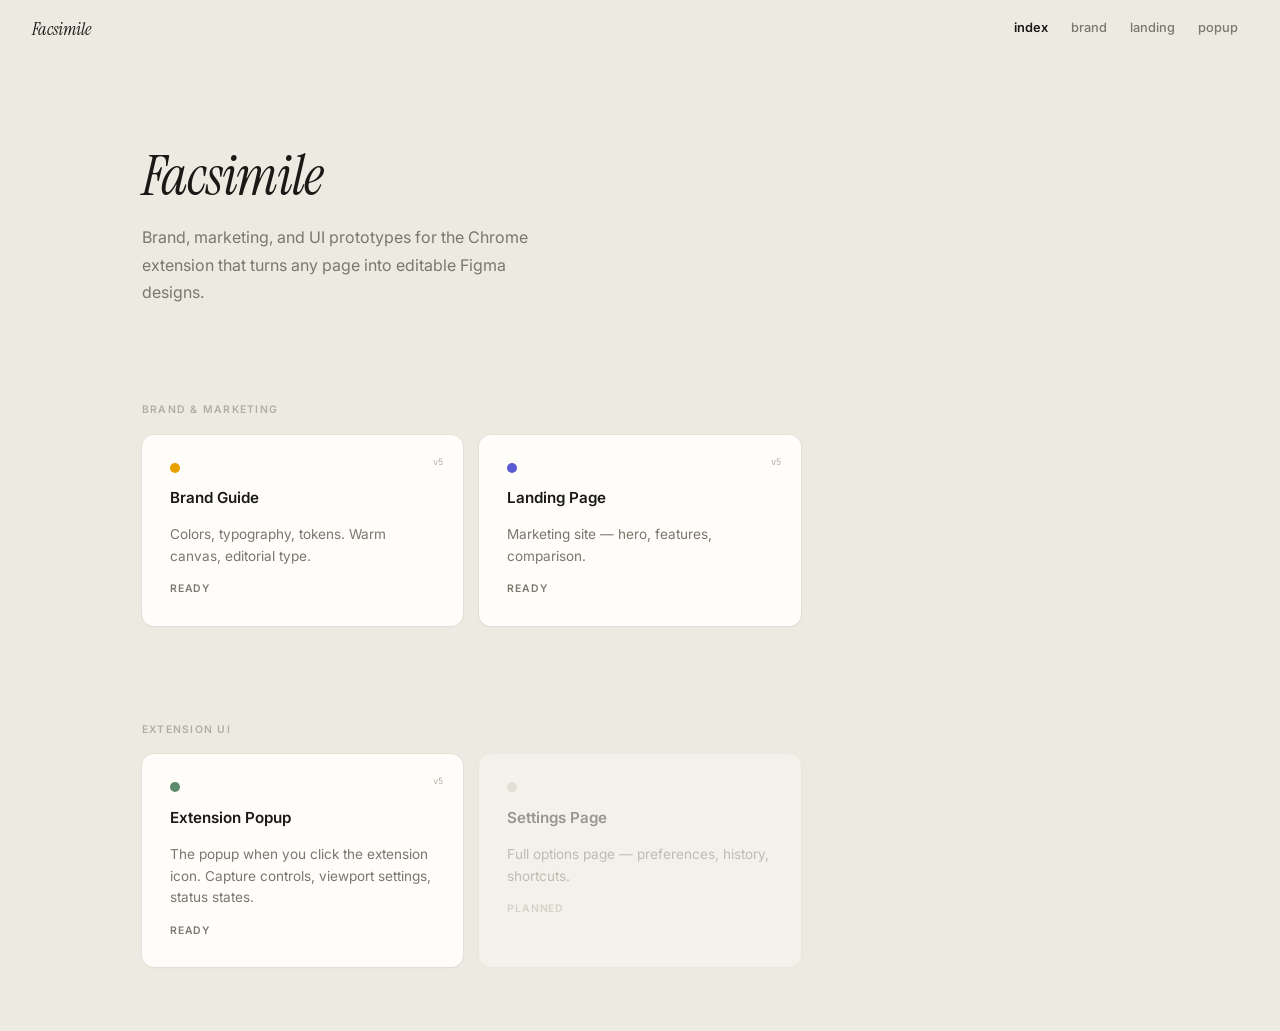
<file: design-reference/index.html>
<!DOCTYPE html>
<html lang="en">
<head>
  <meta charset="UTF-8">
  <meta name="viewport" content="width=device-width, initial-scale=1.0">
  <title>Facsimile — Prototype Index</title>
  <link rel="preconnect" href="https://fonts.googleapis.com">
  <link href="https://fonts.googleapis.com/css2?family=Instrument+Serif:ital@0;1&family=Inter:wght@400;500;600;700;800&family=JetBrains+Mono:wght@400;500;700&display=swap" rel="stylesheet">
  <link rel="stylesheet" href="styles.css">
  <style>
    .index-hero {
      padding: 9rem 0 4rem;
    }

    .index-hero h1 {
      font-family: var(--font-serif);
      font-size: 3.5rem;
      font-weight: 400;
      font-style: italic;
      line-height: 1.15;
      letter-spacing: -0.02em;
      margin-bottom: 1rem;
    }

    .index-hero p {
      color: var(--ink-muted);
      font-size: 1rem;
      max-width: 420px;
      line-height: 1.7;
    }

    .proto-grid {
      display: grid;
      grid-template-columns: repeat(auto-fill, minmax(280px, 1fr));
      gap: 1rem;
      padding-bottom: 4rem;
    }

    .proto-card {
      background: var(--white);
      border-radius: var(--radius-lg);
      padding: 1.75rem;
      box-shadow: 0 1px 3px rgba(0,0,0,0.04), 0 0 0 1px rgba(0,0,0,0.03);
      transition: all 0.2s ease;
      text-decoration: none;
      color: inherit;
      display: flex;
      flex-direction: column;
      gap: 0.85rem;
      position: relative;
    }

    .proto-card:hover {
      transform: translateY(-2px);
      box-shadow: 0 8px 30px rgba(0,0,0,0.07), 0 0 0 1px rgba(0,0,0,0.04);
    }

    .card-dot {
      width: 10px; height: 10px; border-radius: 50%;
    }

    .dot-amber { background: var(--amber); }
    .dot-indigo { background: var(--indigo); }
    .dot-sage { background: var(--sage); }
    .dot-muted { background: var(--ink-ghost); }

    .proto-card h3 { font-size: 0.95rem; font-weight: 600; }
    .proto-card p { color: var(--ink-muted); font-size: 0.85rem; line-height: 1.6; }

    .card-tag {
      font-size: 0.65rem; font-weight: 600;
      text-transform: uppercase; letter-spacing: 0.08em;
      color: var(--ink-faint); width: fit-content;
    }

    .card-tag.ready { color: var(--ink-muted); }

    .section-label {
      font-size: 0.65rem; font-weight: 600;
      text-transform: uppercase; letter-spacing: 0.12em;
      color: var(--ink-faint);
      margin-bottom: 1rem; padding-top: 2rem;
    }

    .version-badge {
      position: absolute; top: 1.25rem; right: 1.25rem;
      font-family: var(--font-mono); font-size: 0.55rem; color: var(--ink-faint);
    }
  </style>
</head>
<body>
  <nav class="proto-nav">
    <div class="logo">Facsimile</div>
    <div style="display: flex; gap: 0.25rem;">
      <a href="index.html" class="active">index</a>
      <a href="brand-guide.html">brand</a>
      <a href="landing.html">landing</a>
      <a href="popup.html">popup</a>
    </div>
  </nav>

  <div class="container">
    <div class="index-hero">
      <h1>Facsimile</h1>
      <p>Brand, marketing, and UI prototypes for the Chrome extension that turns any page into editable Figma designs.</p>
    </div>

    <div class="section-label">Brand & Marketing</div>
    <div class="proto-grid">
      <a href="brand-guide.html" class="proto-card">
        <span class="version-badge">v5</span>
        <div class="card-dot dot-amber"></div>
        <h3>Brand Guide</h3>
        <p>Colors, typography, tokens. Warm canvas, editorial type.</p>
        <span class="card-tag ready">Ready</span>
      </a>
      <a href="landing.html" class="proto-card">
        <span class="version-badge">v5</span>
        <div class="card-dot dot-indigo"></div>
        <h3>Landing Page</h3>
        <p>Marketing site — hero, features, comparison.</p>
        <span class="card-tag ready">Ready</span>
      </a>
    </div>

    <div class="section-label">Extension UI</div>
    <div class="proto-grid">
      <a href="popup.html" class="proto-card">
        <span class="version-badge">v5</span>
        <div class="card-dot dot-sage"></div>
        <h3>Extension Popup</h3>
        <p>The popup when you click the extension icon. Capture controls, viewport settings, status states.</p>
        <span class="card-tag ready">Ready</span>
      </a>
      <div class="proto-card" style="opacity: 0.4; cursor: default;">
        <div class="card-dot dot-muted"></div>
        <h3>Settings Page</h3>
        <p>Full options page — preferences, history, shortcuts.</p>
        <span class="card-tag">Planned</span>
      </div>
    </div>
  </div>
</body>
</html>
</file>
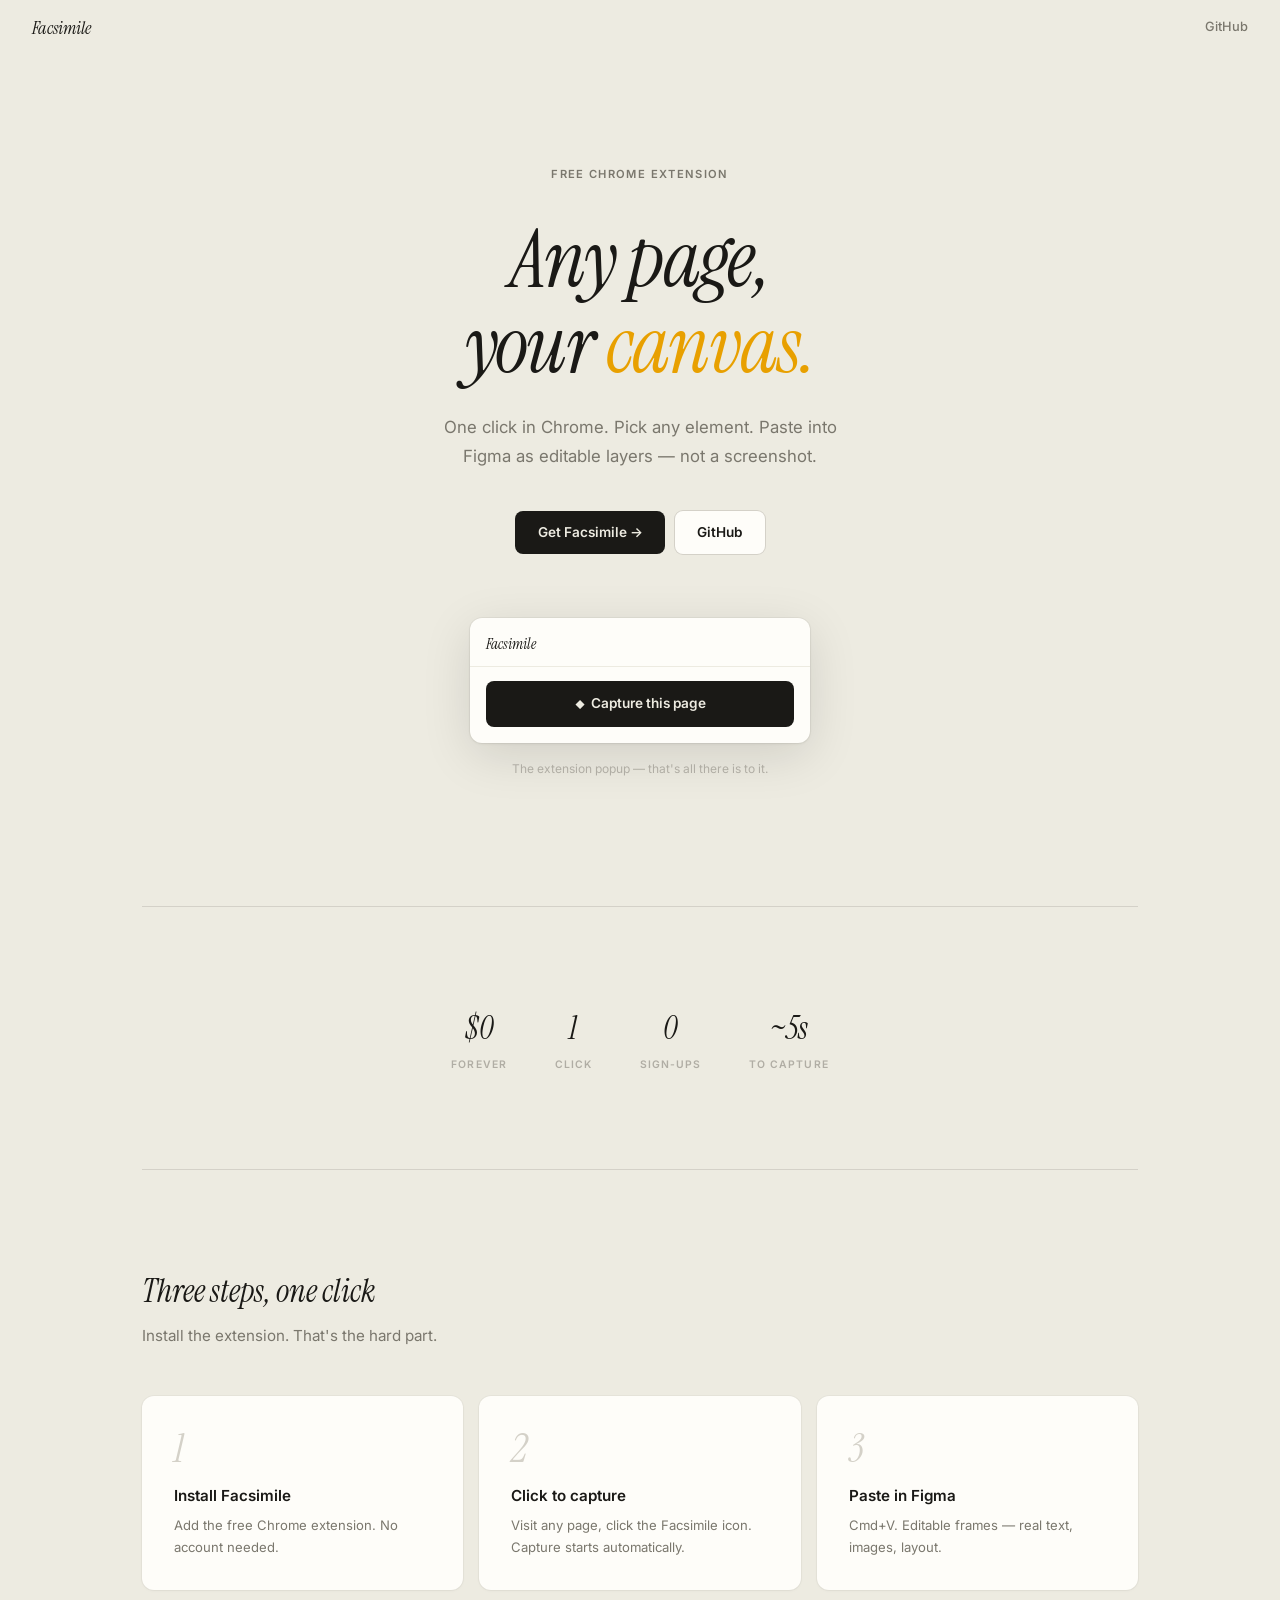
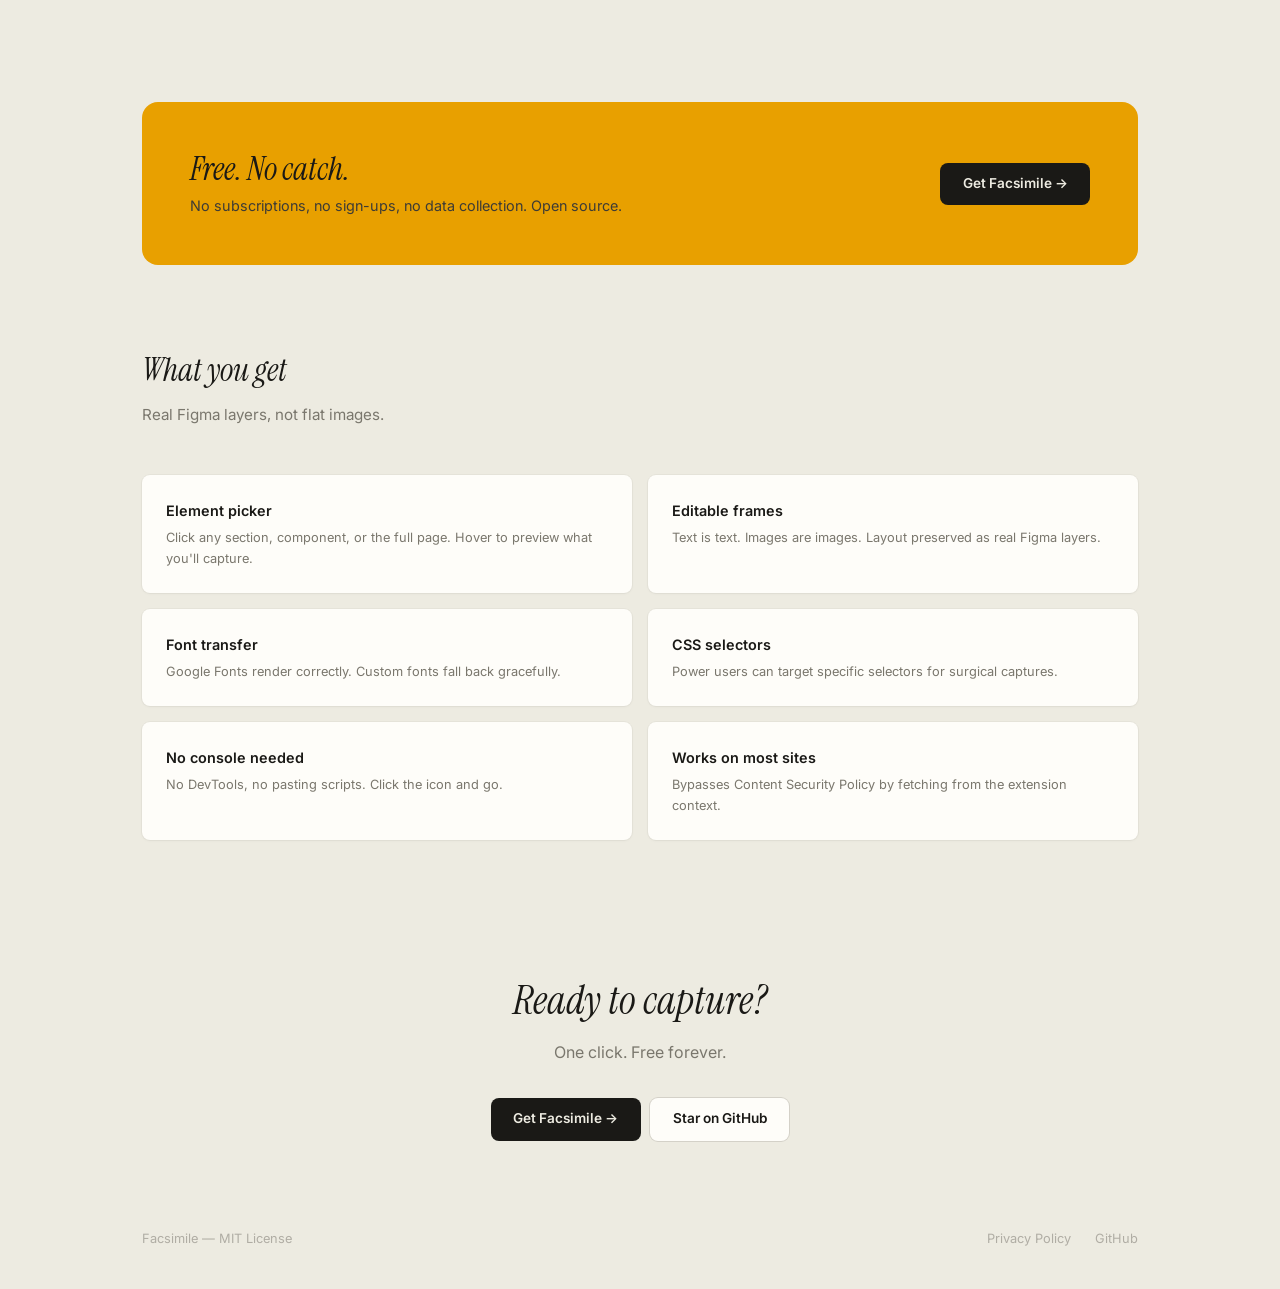
<file: site/index.html>
<!DOCTYPE html>
<html lang="en">
<head>
  <meta charset="UTF-8">
  <meta name="viewport" content="width=device-width, initial-scale=1.0">
  <title>Facsimile — Any Page → Editable Figma Design</title>
  <meta name="description" content="Free Chrome extension that captures any web page and pastes it into Figma as editable design layers. No account, no subscription. One click.">
  <meta name="keywords" content="figma, chrome extension, url to figma, web to figma, capture website, design tool, html to figma, free figma plugin, web capture, facsimile">
  <meta name="author" content="Tim Gailey">
  <meta name="robots" content="index, follow">
  <link rel="canonical" href="https://facsimile.timgailey.com">

  <!-- Open Graph -->
  <meta property="og:title" content="Facsimile — Any Page → Editable Figma Design">
  <meta property="og:description" content="Free Chrome extension. One click capture. Paste into Figma as real, editable layers — not a screenshot.">
  <meta property="og:type" content="website">
  <meta property="og:url" content="https://facsimile.timgailey.com">
  <meta property="og:site_name" content="Facsimile">
  <meta property="og:locale" content="en_US">
  <meta property="og:image" content="https://facsimile.timgailey.com/og-image.png">

  <!-- Twitter -->
  <meta name="twitter:card" content="summary_large_image">
  <meta name="twitter:title" content="Facsimile — Any Page → Editable Figma Design">
  <meta name="twitter:description" content="Free Chrome extension. One click capture. Paste into Figma as real layers.">
  <meta name="twitter:image" content="https://facsimile.timgailey.com/og-image.png">

  <!-- Favicon -->
  <link rel="icon" type="image/png" sizes="48x48" href="favicon.png">

  <!-- Structured Data -->
  <script type="application/ld+json">
  {
    "@context": "https://schema.org",
    "@type": "SoftwareApplication",
    "name": "Facsimile",
    "description": "Free Chrome extension that captures any web page and pastes it into Figma as editable design layers.",
    "url": "https://facsimile.timgailey.com",
    "applicationCategory": "DesignApplication",
    "operatingSystem": "Chrome",
    "offers": {
      "@type": "Offer",
      "price": "0",
      "priceCurrency": "USD"
    },
    "author": {
      "@type": "Person",
      "name": "Tim Gailey"
    }
  }
  </script>

  <link rel="preconnect" href="https://fonts.googleapis.com">
  <link href="https://fonts.googleapis.com/css2?family=Instrument+Serif:ital@0;1&family=Inter:wght@400;500;600;700;800&family=JetBrains+Mono:wght@400;500;700&display=swap" rel="stylesheet">
  <style>
    /* ─── Tokens ─── */
    :root {
      --canvas: #edebe1;
      --canvas-light: #f4f2ea;
      --canvas-dark: #e2dfd4;
      --white: #fefdf9;
      --ink: #1a1916;
      --ink-soft: #3d3b35;
      --ink-muted: #7a776d;
      --ink-faint: #b0ada4;
      --ink-ghost: #d4d1c8;
      --amber: #e8a000;
      --amber-dark: #c78800;
      --amber-text: #8a5e00;
      --font-serif: 'Instrument Serif', Georgia, serif;
      --font-sans: 'Inter', -apple-system, BlinkMacSystemFont, sans-serif;
      --font-mono: 'JetBrains Mono', 'Fira Code', monospace;
      --radius-md: 8px;
      --radius-lg: 12px;
      --radius-xl: 16px;
    }

    *, *::before, *::after { box-sizing: border-box; margin: 0; padding: 0; }
    html { font-size: 16px; -webkit-font-smoothing: antialiased; }

    body {
      background: var(--canvas);
      color: var(--ink);
      font-family: var(--font-sans);
      line-height: 1.6;
      min-height: 100vh;
    }

    /* ─── Nav ─── */
    .nav {
      position: fixed;
      top: 0; left: 0; right: 0;
      z-index: 100;
      display: flex;
      align-items: center;
      justify-content: space-between;
      padding: 0.85rem 2rem;
      background: rgba(237, 235, 225, 0.88);
      backdrop-filter: blur(16px);
    }

    .nav-logo {
      font-family: var(--font-serif);
      font-size: 1.1rem;
      font-style: italic;
      color: var(--ink);
      text-decoration: none;
    }

    .nav-links { display: flex; gap: 1.25rem; }

    .nav-links a {
      color: var(--ink-muted);
      text-decoration: none;
      font-size: 0.8rem;
      font-weight: 500;
      transition: color 0.2s;
    }

    .nav-links a:hover { color: var(--ink); }

    /* ─── Utility ─── */
    .container {
      max-width: 1060px;
      margin: 0 auto;
      padding: 0 2rem;
    }

    .divider {
      border: none;
      height: 1px;
      background: var(--ink-ghost);
      margin: 3rem 0;
    }

    .btn {
      font-family: var(--font-sans);
      font-size: 0.85rem;
      font-weight: 600;
      padding: 0.65rem 1.4rem;
      border-radius: var(--radius-md);
      border: none;
      cursor: pointer;
      transition: all 0.15s;
      text-decoration: none;
      display: inline-flex;
      align-items: center;
      gap: 0.4rem;
    }

    .btn-primary { background: var(--ink); color: var(--canvas); }
    .btn-primary:hover { background: var(--ink-soft); }
    .btn-secondary { background: var(--white); color: var(--ink); box-shadow: 0 0 0 1px var(--ink-ghost); }
    .btn-secondary:hover { box-shadow: 0 0 0 1px var(--ink-faint); }

    /* ─── Hero ─── */
    .hero {
      padding: 10rem 0 5rem;
      text-align: center;
    }

    .hero-label {
      display: inline-block;
      font-size: 0.7rem;
      font-weight: 600;
      text-transform: uppercase;
      letter-spacing: 0.12em;
      color: var(--ink-muted);
      margin-bottom: 2rem;
    }

    .hero h1 {
      font-family: var(--font-serif);
      font-size: clamp(3rem, 8vw, 5rem);
      font-weight: 400;
      font-style: italic;
      line-height: 1.08;
      letter-spacing: -0.02em;
      max-width: 680px;
      margin: 0 auto 1.5rem;
    }

    .hero h1 .amber { color: var(--amber); }

    .hero-sub {
      font-size: 1.05rem;
      color: var(--ink-muted);
      max-width: 440px;
      margin: 0 auto 2.5rem;
      line-height: 1.75;
    }

    .hero-actions {
      display: flex;
      justify-content: center;
      gap: 0.6rem;
      margin-bottom: 4rem;
    }

    /* ─── Extension mockup ─── */
    .hero-mockup { max-width: 340px; margin: 0 auto; }

    .mockup-popup {
      background: var(--white);
      border-radius: 12px;
      box-shadow: 0 1px 3px rgba(0,0,0,0.06), 0 12px 50px rgba(0,0,0,0.12), 0 0 0 1px rgba(0,0,0,0.04);
      overflow: hidden;
    }

    .mockup-header {
      padding: 14px 16px 10px;
      display: flex;
      align-items: center;
      justify-content: space-between;
      border-bottom: 1px solid var(--canvas);
    }

    .mockup-brand {
      font-family: var(--font-serif);
      font-style: italic;
      font-size: 0.95rem;
    }

    .mockup-url {
      font-family: var(--font-mono);
      font-size: 0.55rem;
      color: var(--ink-faint);
    }

    .mockup-body { padding: 14px 16px 16px; }

    .mockup-btn {
      width: 100%;
      padding: 12px;
      background: var(--ink);
      color: var(--canvas);
      border: none;
      border-radius: 8px;
      font-size: 0.85rem;
      font-weight: 600;
      display: flex;
      align-items: center;
      justify-content: center;
      gap: 6px;
    }

    .mockup-caption {
      font-size: 0.75rem;
      color: var(--ink-faint);
      text-align: center;
      margin-top: 1rem;
    }

    /* ─── Stats ─── */
    .stats-row {
      display: flex;
      justify-content: center;
      gap: 3rem;
      padding: 3rem 0;
    }

    .stat { text-align: center; }

    .stat-value {
      font-family: var(--font-serif);
      font-style: italic;
      font-size: 2rem;
    }

    .stat-label {
      font-size: 0.65rem;
      font-weight: 600;
      text-transform: uppercase;
      letter-spacing: 0.1em;
      color: var(--ink-faint);
      margin-top: 0.15rem;
    }

    /* ─── How it works ─── */
    .how-section { padding: 3rem 0 4rem; }

    .section-header { margin-bottom: 3rem; }

    .section-header h2 {
      font-family: var(--font-serif);
      font-style: italic;
      font-size: 2rem;
      font-weight: 400;
      margin-bottom: 0.4rem;
    }

    .section-header p {
      color: var(--ink-muted);
      font-size: 0.95rem;
    }

    .steps {
      display: grid;
      grid-template-columns: repeat(3, 1fr);
      gap: 1rem;
    }

    .step {
      background: var(--white);
      border-radius: var(--radius-lg);
      padding: 2rem;
      box-shadow: 0 1px 3px rgba(0,0,0,0.04), 0 0 0 1px rgba(0,0,0,0.03);
    }

    .step-num {
      font-family: var(--font-serif);
      font-style: italic;
      font-size: 2.5rem;
      color: var(--ink-ghost);
      line-height: 1;
      margin-bottom: 1rem;
    }

    .step h3 { font-size: 0.95rem; font-weight: 600; margin-bottom: 0.4rem; }
    .step p { font-size: 0.82rem; color: var(--ink-muted); line-height: 1.65; }

    /* ─── Amber band ─── */
    .amber-band {
      background: var(--amber);
      border-radius: var(--radius-xl);
      padding: 3rem;
      margin: 3rem 0;
      display: grid;
      grid-template-columns: 1fr auto;
      align-items: center;
      gap: 2rem;
    }

    .amber-band h2 {
      font-family: var(--font-serif);
      font-style: italic;
      font-size: 2rem;
      font-weight: 400;
      color: var(--ink);
      line-height: 1.2;
    }

    .amber-band p {
      font-size: 0.9rem;
      color: var(--ink-soft);
      margin-top: 0.35rem;
    }

    /* ─── Features ─── */
    .features-section { padding: 2rem 0 4rem; }

    .feature-grid {
      display: grid;
      grid-template-columns: repeat(2, 1fr);
      gap: 1rem;
    }

    .feature-card {
      background: var(--white);
      border-radius: var(--radius-md);
      padding: 1.5rem;
      box-shadow: 0 1px 3px rgba(0,0,0,0.04), 0 0 0 1px rgba(0,0,0,0.03);
    }

    .feature-card h4 { font-size: 0.9rem; font-weight: 600; margin-bottom: 0.3rem; }
    .feature-card p { font-size: 0.8rem; color: var(--ink-muted); line-height: 1.65; }

    /* ─── CTA ─── */
    .cta-section {
      padding: 4rem 0 3rem;
      text-align: center;
    }

    .cta-section h2 {
      font-family: var(--font-serif);
      font-style: italic;
      font-size: 2.5rem;
      font-weight: 400;
      margin-bottom: 0.5rem;
    }

    .cta-section p {
      color: var(--ink-muted);
      margin-bottom: 2rem;
      font-size: 1rem;
    }

    /* ─── Footer ─── */
    .footer {
      padding: 2.5rem 0;
      display: flex;
      justify-content: space-between;
      align-items: center;
      font-size: 0.8rem;
      color: var(--ink-faint);
    }

    .footer a {
      color: var(--ink-faint);
      text-decoration: none;
      transition: color 0.2s;
    }

    .footer a:hover { color: var(--ink-muted); }
    .footer-links { display: flex; gap: 1.5rem; }

    /* ─── Responsive ─── */
    @media (max-width: 768px) {
      .steps { grid-template-columns: 1fr; }
      .feature-grid { grid-template-columns: 1fr; }
      .amber-band { grid-template-columns: 1fr; text-align: center; }
      .stats-row { flex-direction: column; gap: 1.5rem; }
      .footer { flex-direction: column; gap: 1rem; }
    }
  </style>
</head>
<body>

  <nav class="nav">
    <a href="/" class="nav-logo">Facsimile</a>
    <div class="nav-links">
      <a href="https://github.com/ArtisticMedic/facsimile-url-to-figma">GitHub</a>
    </div>
  </nav>

  <div class="container">

    <section class="hero">
      <div class="hero-label">Free Chrome Extension</div>
      <h1>Any page,<br>your <span class="amber">canvas.</span></h1>
      <p class="hero-sub">One click in Chrome. Pick any element. Paste into Figma as editable layers — not a screenshot.</p>

      <div class="hero-actions">
        <a href="https://github.com/ArtisticMedic/facsimile-url-to-figma" class="btn btn-primary">Get Facsimile →</a>
        <a href="https://github.com/ArtisticMedic/facsimile-url-to-figma" class="btn btn-secondary">GitHub</a>
      </div>

      <div class="hero-mockup">
        <div class="mockup-popup">
          <div class="mockup-header">
            <div class="mockup-brand">Facsimile</div>
          </div>
          <div class="mockup-body">
            <div class="mockup-btn"><span style="font-size:0.7em">◆</span> Capture this page</div>
          </div>
        </div>
        <div class="mockup-caption">The extension popup — that's all there is to it.</div>
      </div>
    </section>

    <hr class="divider">

    <div class="stats-row">
      <div class="stat">
        <div class="stat-value">$0</div>
        <div class="stat-label">Forever</div>
      </div>
      <div class="stat">
        <div class="stat-value">1</div>
        <div class="stat-label">Click</div>
      </div>
      <div class="stat">
        <div class="stat-value">0</div>
        <div class="stat-label">Sign-ups</div>
      </div>
      <div class="stat">
        <div class="stat-value">~5s</div>
        <div class="stat-label">To capture</div>
      </div>
    </div>

    <hr class="divider">

    <section class="how-section">
      <div class="section-header">
        <h2>Three steps, one click</h2>
        <p>Install the extension. That's the hard part.</p>
      </div>

      <div class="steps">
        <div class="step">
          <div class="step-num">1</div>
          <h3>Install Facsimile</h3>
          <p>Add the free Chrome extension. No account needed.</p>
        </div>
        <div class="step">
          <div class="step-num">2</div>
          <h3>Click to capture</h3>
          <p>Visit any page, click the Facsimile icon. Capture starts automatically.</p>
        </div>
        <div class="step">
          <div class="step-num">3</div>
          <h3>Paste in Figma</h3>
          <p>Cmd+V. Editable frames — real text, images, layout.</p>
        </div>
      </div>
    </section>

    <div class="amber-band">
      <div>
        <h2>Free. No catch.</h2>
        <p>No subscriptions, no sign-ups, no data collection. Open source.</p>
      </div>
      <a href="https://github.com/ArtisticMedic/facsimile-url-to-figma" class="btn btn-primary">Get Facsimile →</a>
    </div>

    <section class="features-section">
      <div class="section-header">
        <h2>What you get</h2>
        <p>Real Figma layers, not flat images.</p>
      </div>

      <div class="feature-grid">
        <div class="feature-card">
          <h4>Element picker</h4>
          <p>Click any section, component, or the full page. Hover to preview what you'll capture.</p>
        </div>
        <div class="feature-card">
          <h4>Editable frames</h4>
          <p>Text is text. Images are images. Layout preserved as real Figma layers.</p>
        </div>
        <div class="feature-card">
          <h4>Font transfer</h4>
          <p>Google Fonts render correctly. Custom fonts fall back gracefully.</p>
        </div>
        <div class="feature-card">
          <h4>CSS selectors</h4>
          <p>Power users can target specific selectors for surgical captures.</p>
        </div>
        <div class="feature-card">
          <h4>No console needed</h4>
          <p>No DevTools, no pasting scripts. Click the icon and go.</p>
        </div>
        <div class="feature-card">
          <h4>Works on most sites</h4>
          <p>Bypasses Content Security Policy by fetching from the extension context.</p>
        </div>
      </div>
    </section>

    <section class="cta-section">
      <h2>Ready to capture?</h2>
      <p>One click. Free forever.</p>
      <div style="display: flex; justify-content: center; gap: 0.6rem;">
        <a href="https://github.com/ArtisticMedic/facsimile-url-to-figma" class="btn btn-primary">Get Facsimile →</a>
        <a href="https://github.com/ArtisticMedic/facsimile-url-to-figma" class="btn btn-secondary">Star on GitHub</a>
      </div>
    </section>

    <footer class="footer">
      <div>Facsimile — MIT License</div>
      <div class="footer-links">
        <a href="/privacy">Privacy Policy</a>
        <a href="https://github.com/ArtisticMedic/facsimile-url-to-figma">GitHub</a>
      </div>
    </footer>

  </div>
</body>
</html>
</file>
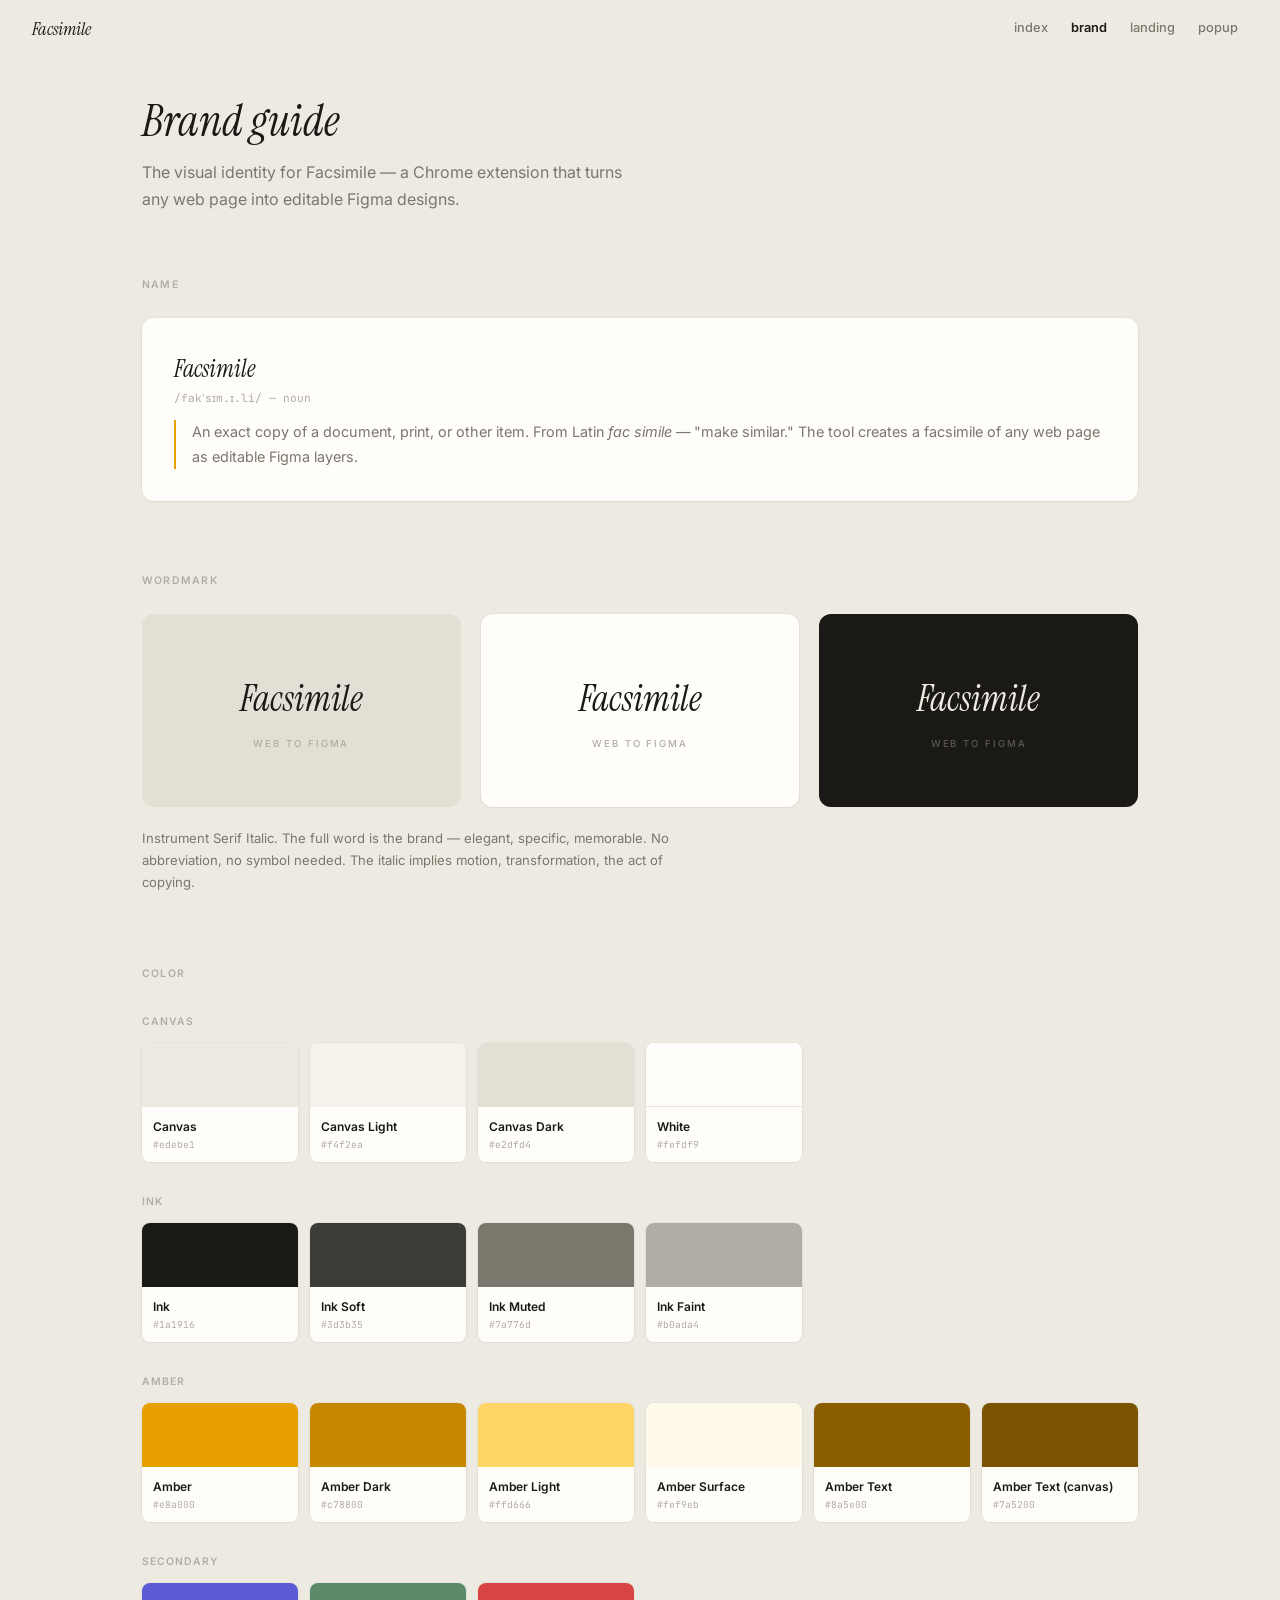
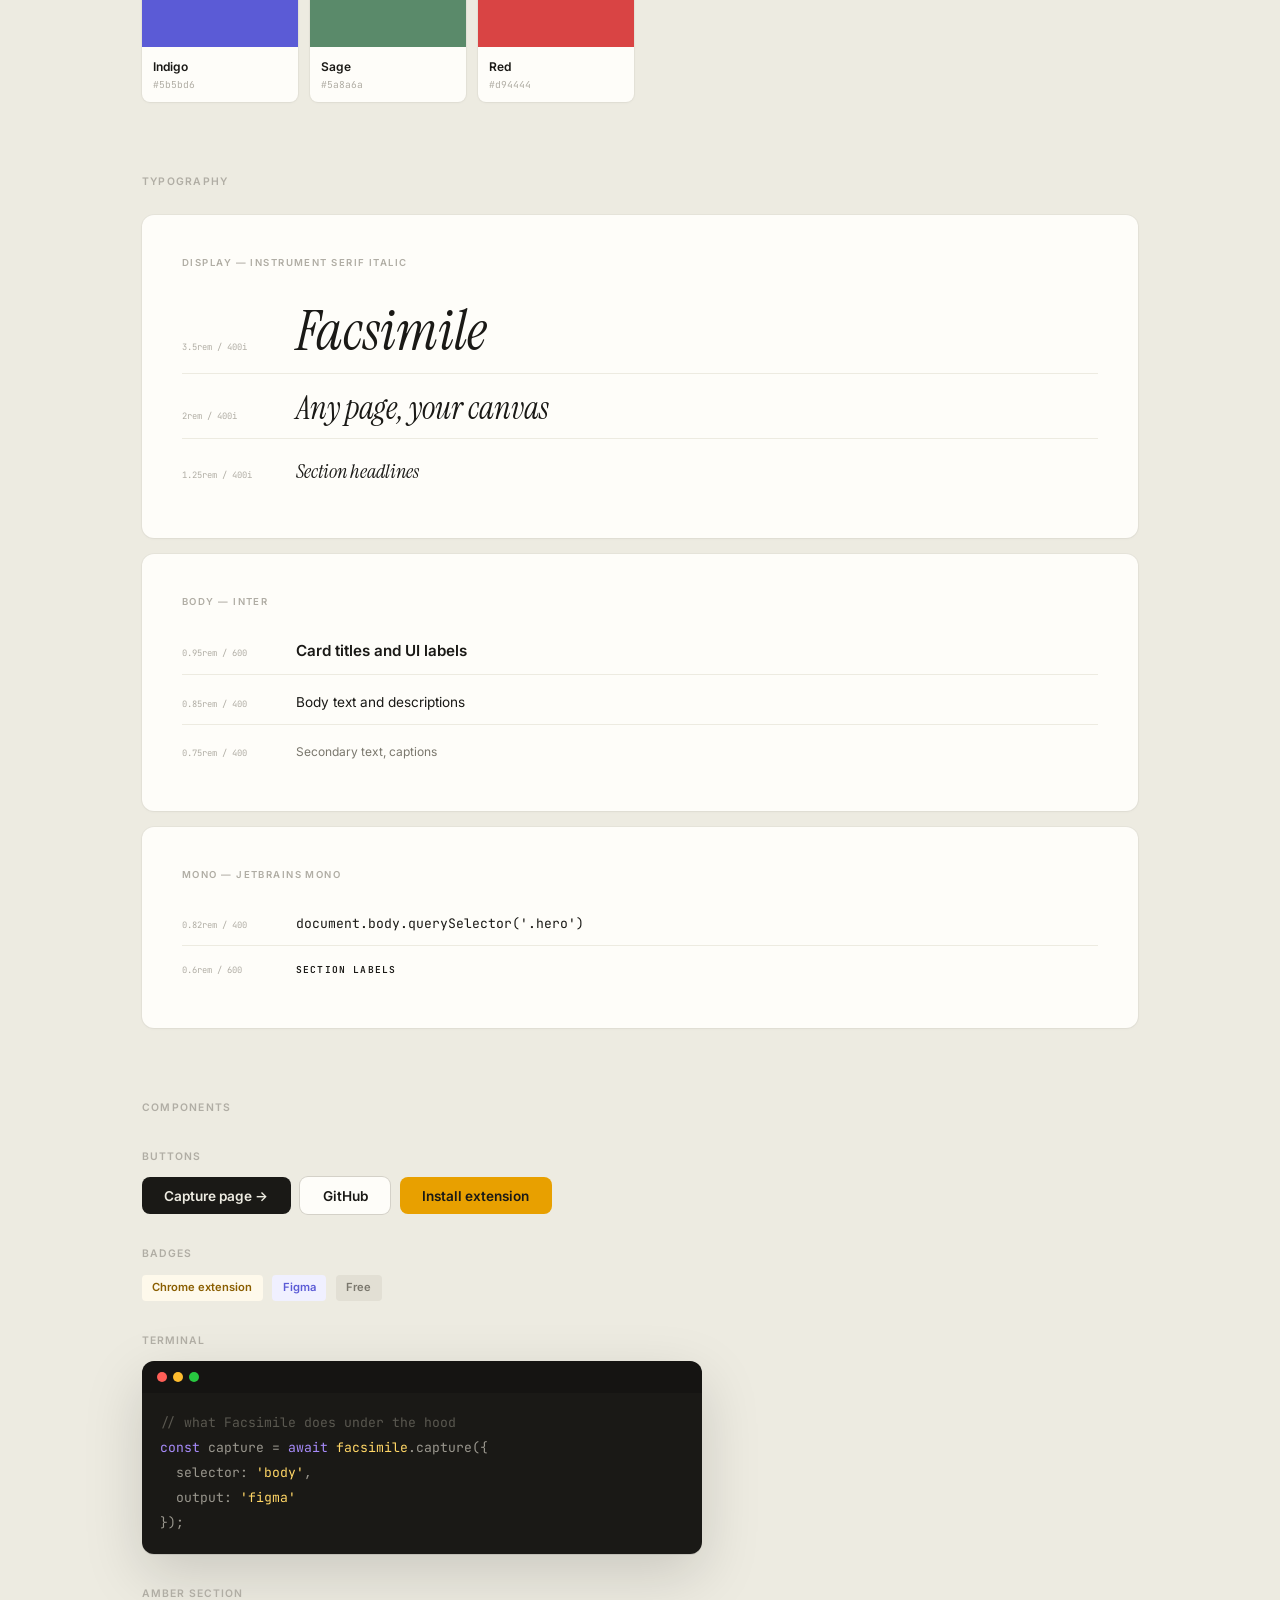
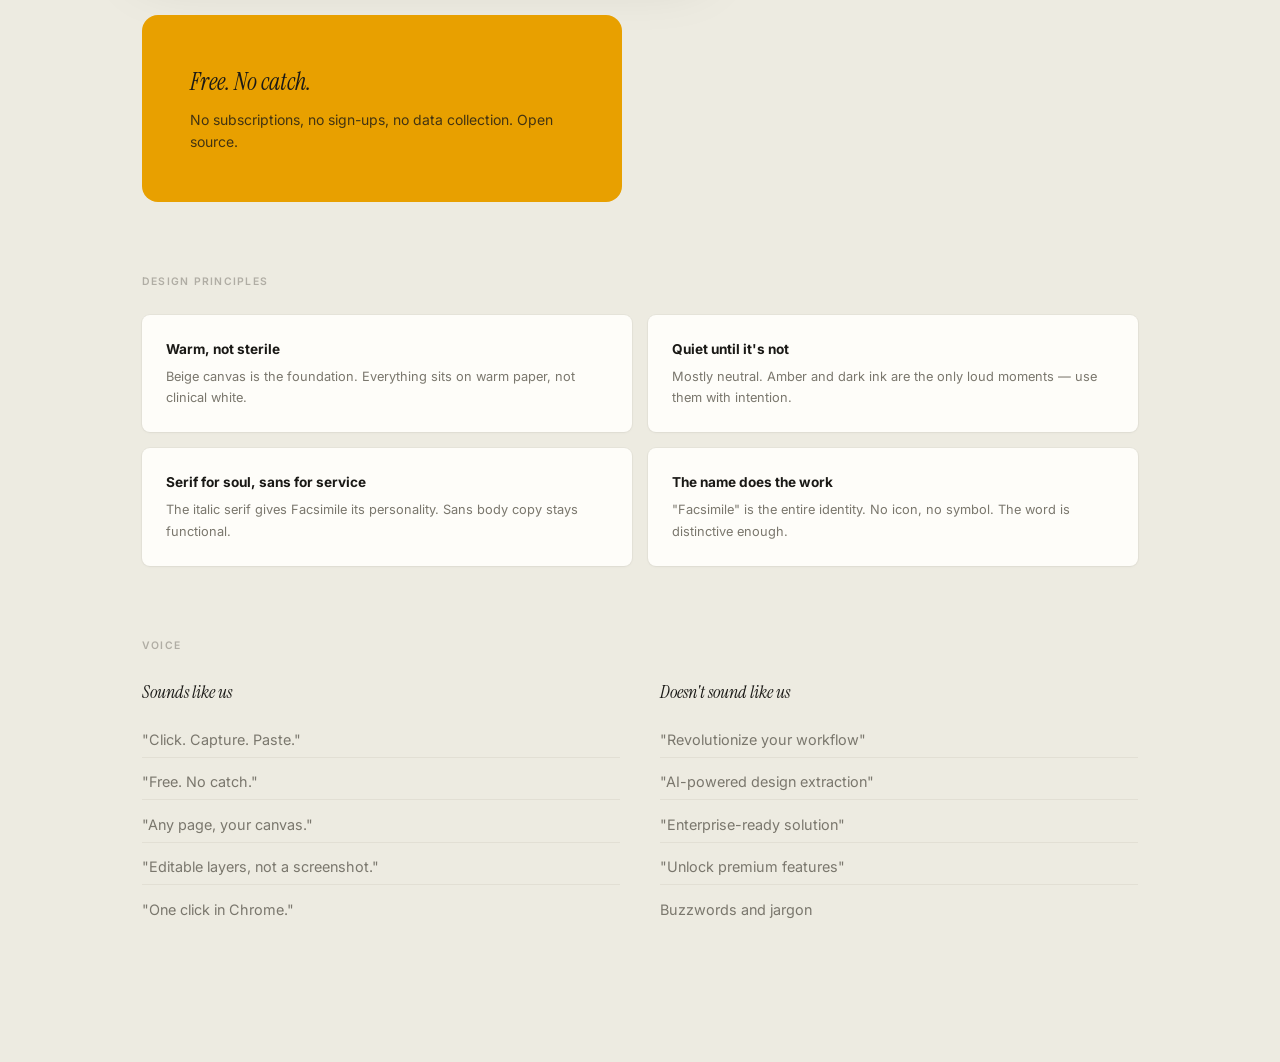
<file: design-reference/brand-guide.html>
<!DOCTYPE html>
<html lang="en">
<head>
  <meta charset="UTF-8">
  <meta name="viewport" content="width=device-width, initial-scale=1.0">
  <title>Facsimile — Brand Guide</title>
  <link rel="preconnect" href="https://fonts.googleapis.com">
  <link href="https://fonts.googleapis.com/css2?family=Instrument+Serif:ital@0;1&family=Inter:wght@400;500;600;700;800&family=JetBrains+Mono:wght@400;500;700&display=swap" rel="stylesheet">
  <link rel="stylesheet" href="styles.css">
  <style>
    .page { padding: 6rem 0 4rem; }

    .page-header { margin-bottom: 4rem; }

    .page-header h1 {
      font-family: var(--font-serif);
      font-size: 2.75rem;
      font-weight: 400;
      font-style: italic;
      line-height: 1.15;
      margin-bottom: 0.75rem;
    }

    .page-header p {
      color: var(--ink-muted);
      max-width: 480px;
      font-size: 1rem;
      line-height: 1.7;
    }

    .section { margin-bottom: 4.5rem; }

    .section-title {
      font-size: 0.65rem; font-weight: 600;
      text-transform: uppercase; letter-spacing: 0.12em;
      color: var(--ink-faint); margin-bottom: 1.5rem;
    }

    /* Logo */
    .logo-display { display: flex; gap: 1.25rem; flex-wrap: wrap; }

    .logo-variant {
      flex: 1; min-width: 260px;
      border-radius: var(--radius-lg);
      padding: 3.5rem;
      display: flex; flex-direction: column;
      align-items: center; justify-content: center;
      gap: 0.5rem;
    }

    .logo-variant.on-canvas { background: var(--canvas-dark); }
    .logo-variant.on-white { background: var(--white); box-shadow: 0 1px 3px rgba(0,0,0,0.04), 0 0 0 1px rgba(0,0,0,0.03); }
    .logo-variant.on-dark { background: var(--ink); }

    .logo-text {
      font-family: var(--font-serif);
      font-size: 2.25rem;
      font-style: italic;
    }

    .logo-variant.on-canvas .logo-text,
    .logo-variant.on-white .logo-text { color: var(--ink); }
    .logo-variant.on-dark .logo-text { color: var(--canvas); }

    .logo-tagline {
      font-size: 0.6rem; font-weight: 500;
      text-transform: uppercase; letter-spacing: 0.2em;
      color: var(--ink-faint);
    }

    .logo-variant.on-dark .logo-tagline { color: #5a5850; }

    .logo-note {
      font-size: 0.82rem; color: var(--ink-muted);
      margin-top: 1.25rem; line-height: 1.7; max-width: 550px;
    }

    /* Etymology block */
    .etymology {
      background: var(--white);
      border-radius: var(--radius-lg);
      padding: 2rem;
      margin-top: 1.5rem;
      box-shadow: 0 1px 3px rgba(0,0,0,0.04), 0 0 0 1px rgba(0,0,0,0.03);
    }

    .etymology-word {
      font-family: var(--font-serif);
      font-style: italic;
      font-size: 1.5rem;
      margin-bottom: 0.15rem;
    }

    .etymology-pronunciation {
      font-family: var(--font-mono);
      font-size: 0.7rem;
      color: var(--ink-faint);
      margin-bottom: 0.75rem;
    }

    .etymology-def {
      font-size: 0.9rem;
      color: var(--ink-muted);
      line-height: 1.7;
      padding-left: 1rem;
      border-left: 2px solid var(--amber);
    }

    /* Colors */
    .color-grid {
      display: grid;
      grid-template-columns: repeat(auto-fill, minmax(150px, 1fr));
      gap: 0.75rem;
    }

    .swatch {
      border-radius: var(--radius-md); overflow: hidden;
      background: var(--white);
      box-shadow: 0 1px 3px rgba(0,0,0,0.04), 0 0 0 1px rgba(0,0,0,0.03);
    }

    .swatch-color { height: 64px; }
    .swatch-info { padding: 0.6rem 0.7rem; }
    .swatch-name { font-size: 0.75rem; font-weight: 600; margin-bottom: 0.1rem; }
    .swatch-value { font-family: var(--font-mono); font-size: 0.6rem; color: var(--ink-faint); }

    .color-group-label {
      font-size: 0.65rem; font-weight: 600;
      color: var(--ink-faint); text-transform: uppercase;
      letter-spacing: 0.1em;
      margin-bottom: 0.75rem; margin-top: 2rem;
    }

    .color-group-label:first-child { margin-top: 0; }

    /* Typography */
    .type-sample {
      background: var(--white); border-radius: var(--radius-lg);
      padding: 2.5rem; margin-bottom: 1rem;
      box-shadow: 0 1px 3px rgba(0,0,0,0.04), 0 0 0 1px rgba(0,0,0,0.03);
    }

    .type-label {
      font-size: 0.6rem; font-weight: 600;
      text-transform: uppercase; letter-spacing: 0.15em;
      color: var(--ink-faint); margin-bottom: 1.25rem;
    }

    .type-scale { display: flex; flex-direction: column; gap: 0.4rem; }

    .type-row {
      display: flex; align-items: baseline; gap: 1.5rem;
      padding: 0.65rem 0; border-bottom: 1px solid var(--canvas);
    }

    .type-row:last-child { border-bottom: none; }

    .type-size {
      font-family: var(--font-mono); font-size: 0.55rem;
      color: var(--ink-faint); min-width: 90px; flex-shrink: 0;
    }

    /* Components */
    .component-row { display: flex; gap: 0.6rem; flex-wrap: wrap; margin-bottom: 1.5rem; }

    .badge {
      font-size: 0.7rem; font-weight: 600;
      padding: 0.25rem 0.65rem; border-radius: var(--radius-sm);
      display: inline-flex; align-items: center; gap: 0.3rem;
    }

    .badge-amber { background: var(--amber-surface); color: var(--amber-text); }
    .badge-indigo { background: var(--indigo-surface); color: var(--indigo); }
    .badge-neutral { background: var(--canvas-dark); color: var(--ink-muted); }

    /* Guidelines */
    .guidelines-grid { display: grid; grid-template-columns: 1fr 1fr; gap: 1rem; }

    .guideline-card {
      background: var(--white); border-radius: var(--radius-md);
      padding: 1.5rem;
      box-shadow: 0 1px 3px rgba(0,0,0,0.04), 0 0 0 1px rgba(0,0,0,0.03);
    }

    .guideline-card h4 { font-size: 0.85rem; font-weight: 700; margin-bottom: 0.35rem; }
    .guideline-card p { font-size: 0.8rem; color: var(--ink-muted); line-height: 1.65; }

    /* Voice */
    .voice-grid { display: grid; grid-template-columns: 1fr 1fr; gap: 2.5rem; }

    .voice-header {
      font-family: var(--font-serif); font-style: italic;
      font-size: 1.1rem; margin-bottom: 1rem;
    }

    .voice-list { list-style: none; display: flex; flex-direction: column; gap: 0.45rem; }

    .voice-list li {
      font-size: 0.9rem; color: var(--ink-muted);
      padding: 0.35rem 0; border-bottom: 1px solid var(--canvas-dark);
    }

    .voice-list li:last-child { border-bottom: none; }

    @media (max-width: 640px) {
      .logo-display { flex-direction: column; }
      .guidelines-grid { grid-template-columns: 1fr; }
      .voice-grid { grid-template-columns: 1fr; }
    }
  </style>
</head>
<body>
  <nav class="proto-nav">
    <div class="logo">Facsimile</div>
    <div style="display: flex; gap: 0.25rem;">
      <a href="index.html">index</a>
      <a href="brand-guide.html" class="active">brand</a>
      <a href="landing.html">landing</a>
      <a href="popup.html">popup</a>
    </div>
  </nav>

  <div class="container">
    <div class="page">
      <div class="page-header">
        <h1>Brand guide</h1>
        <p>The visual identity for Facsimile — a Chrome extension that turns any web page into editable Figma designs.</p>
      </div>

      <!-- Name -->
      <div class="section">
        <div class="section-title">Name</div>
        <div class="etymology">
          <div class="etymology-word">Facsimile</div>
          <div class="etymology-pronunciation">/fakˈsɪm.ɪ.li/ — noun</div>
          <div class="etymology-def">
            An exact copy of a document, print, or other item. From Latin <em>fac simile</em> — "make similar." The tool creates a facsimile of any web page as editable Figma layers.
          </div>
        </div>
      </div>

      <!-- Logo -->
      <div class="section">
        <div class="section-title">Wordmark</div>
        <div class="logo-display">
          <div class="logo-variant on-canvas">
            <div class="logo-text">Facsimile</div>
            <div class="logo-tagline">Web to Figma</div>
          </div>
          <div class="logo-variant on-white">
            <div class="logo-text">Facsimile</div>
            <div class="logo-tagline">Web to Figma</div>
          </div>
          <div class="logo-variant on-dark">
            <div class="logo-text">Facsimile</div>
            <div class="logo-tagline">Web to Figma</div>
          </div>
        </div>
        <p class="logo-note">Instrument Serif Italic. The full word is the brand — elegant, specific, memorable. No abbreviation, no symbol needed. The italic implies motion, transformation, the act of copying.</p>
      </div>

      <!-- Colors -->
      <div class="section">
        <div class="section-title">Color</div>

        <div class="color-group-label">Canvas</div>
        <div class="color-grid">
          <div class="swatch"><div class="swatch-color" style="background: #edebe1;"></div><div class="swatch-info"><div class="swatch-name">Canvas</div><div class="swatch-value">#edebe1</div></div></div>
          <div class="swatch"><div class="swatch-color" style="background: #f4f2ea;"></div><div class="swatch-info"><div class="swatch-name">Canvas Light</div><div class="swatch-value">#f4f2ea</div></div></div>
          <div class="swatch"><div class="swatch-color" style="background: #e2dfd4;"></div><div class="swatch-info"><div class="swatch-name">Canvas Dark</div><div class="swatch-value">#e2dfd4</div></div></div>
          <div class="swatch"><div class="swatch-color" style="background: #fefdf9; border-bottom: 1px solid #e6e4dc;"></div><div class="swatch-info"><div class="swatch-name">White</div><div class="swatch-value">#fefdf9</div></div></div>
        </div>

        <div class="color-group-label">Ink</div>
        <div class="color-grid">
          <div class="swatch"><div class="swatch-color" style="background: #1a1916;"></div><div class="swatch-info"><div class="swatch-name">Ink</div><div class="swatch-value">#1a1916</div></div></div>
          <div class="swatch"><div class="swatch-color" style="background: #3d3b35;"></div><div class="swatch-info"><div class="swatch-name">Ink Soft</div><div class="swatch-value">#3d3b35</div></div></div>
          <div class="swatch"><div class="swatch-color" style="background: #7a776d;"></div><div class="swatch-info"><div class="swatch-name">Ink Muted</div><div class="swatch-value">#7a776d</div></div></div>
          <div class="swatch"><div class="swatch-color" style="background: #b0ada4;"></div><div class="swatch-info"><div class="swatch-name">Ink Faint</div><div class="swatch-value">#b0ada4</div></div></div>
        </div>

        <div class="color-group-label">Amber</div>
        <div class="color-grid">
          <div class="swatch"><div class="swatch-color" style="background: #e8a000;"></div><div class="swatch-info"><div class="swatch-name">Amber</div><div class="swatch-value">#e8a000</div></div></div>
          <div class="swatch"><div class="swatch-color" style="background: #c78800;"></div><div class="swatch-info"><div class="swatch-name">Amber Dark</div><div class="swatch-value">#c78800</div></div></div>
          <div class="swatch"><div class="swatch-color" style="background: #ffd666;"></div><div class="swatch-info"><div class="swatch-name">Amber Light</div><div class="swatch-value">#ffd666</div></div></div>
          <div class="swatch"><div class="swatch-color" style="background: #fef9eb;"></div><div class="swatch-info"><div class="swatch-name">Amber Surface</div><div class="swatch-value">#fef9eb</div></div></div>
          <div class="swatch"><div class="swatch-color" style="background: #8a5e00;"></div><div class="swatch-info"><div class="swatch-name">Amber Text</div><div class="swatch-value">#8a5e00</div></div></div>
          <div class="swatch"><div class="swatch-color" style="background: #7a5200;"></div><div class="swatch-info"><div class="swatch-name">Amber Text (canvas)</div><div class="swatch-value">#7a5200</div></div></div>
        </div>

        <div class="color-group-label">Secondary</div>
        <div class="color-grid">
          <div class="swatch"><div class="swatch-color" style="background: #5b5bd6;"></div><div class="swatch-info"><div class="swatch-name">Indigo</div><div class="swatch-value">#5b5bd6</div></div></div>
          <div class="swatch"><div class="swatch-color" style="background: #5a8a6a;"></div><div class="swatch-info"><div class="swatch-name">Sage</div><div class="swatch-value">#5a8a6a</div></div></div>
          <div class="swatch"><div class="swatch-color" style="background: #d94444;"></div><div class="swatch-info"><div class="swatch-name">Red</div><div class="swatch-value">#d94444</div></div></div>
        </div>
      </div>

      <!-- Typography -->
      <div class="section">
        <div class="section-title">Typography</div>

        <div class="type-sample">
          <div class="type-label">Display — Instrument Serif Italic</div>
          <div class="type-scale">
            <div class="type-row">
              <span class="type-size">3.5rem / 400i</span>
              <span style="font-family: var(--font-serif); font-size: 3.5rem; font-style: italic; line-height: 1.1;">Facsimile</span>
            </div>
            <div class="type-row">
              <span class="type-size">2rem / 400i</span>
              <span style="font-family: var(--font-serif); font-size: 2rem; font-style: italic; line-height: 1.15;">Any page, your canvas</span>
            </div>
            <div class="type-row">
              <span class="type-size">1.25rem / 400i</span>
              <span style="font-family: var(--font-serif); font-size: 1.25rem; font-style: italic;">Section headlines</span>
            </div>
          </div>
        </div>

        <div class="type-sample">
          <div class="type-label">Body — Inter</div>
          <div class="type-scale">
            <div class="type-row">
              <span class="type-size">0.95rem / 600</span>
              <span style="font-size: 0.95rem; font-weight: 600;">Card titles and UI labels</span>
            </div>
            <div class="type-row">
              <span class="type-size">0.85rem / 400</span>
              <span style="font-size: 0.85rem;">Body text and descriptions</span>
            </div>
            <div class="type-row">
              <span class="type-size">0.75rem / 400</span>
              <span style="font-size: 0.75rem; color: var(--ink-muted);">Secondary text, captions</span>
            </div>
          </div>
        </div>

        <div class="type-sample">
          <div class="type-label">Mono — JetBrains Mono</div>
          <div class="type-scale">
            <div class="type-row">
              <span class="type-size">0.82rem / 400</span>
              <span style="font-family: var(--font-mono); font-size: 0.82rem;">document.body.querySelector('.hero')</span>
            </div>
            <div class="type-row">
              <span class="type-size">0.6rem / 600</span>
              <span style="font-family: var(--font-mono); font-size: 0.6rem; font-weight: 600; text-transform: uppercase; letter-spacing: 0.12em;">SECTION LABELS</span>
            </div>
          </div>
        </div>
      </div>

      <!-- Components -->
      <div class="section">
        <div class="section-title">Components</div>

        <div class="color-group-label">Buttons</div>
        <div class="component-row">
          <button class="btn btn-primary">Capture page →</button>
          <button class="btn btn-secondary">GitHub</button>
          <button class="btn btn-amber">Install extension</button>
        </div>

        <div class="color-group-label">Badges</div>
        <div class="component-row">
          <span class="badge badge-amber">Chrome extension</span>
          <span class="badge badge-indigo">Figma</span>
          <span class="badge badge-neutral">Free</span>
        </div>

        <div class="color-group-label">Terminal</div>
        <div class="terminal" style="max-width: 560px;">
          <div class="terminal-header">
            <div class="terminal-dot red"></div>
            <div class="terminal-dot yellow"></div>
            <div class="terminal-dot green"></div>
          </div>
          <div class="terminal-body">
            <div><span class="comment">// what Facsimile does under the hood</span></div>
            <div><span class="keyword">const</span> capture = <span class="keyword">await</span> <span class="string">facsimile</span>.capture({</div>
            <div>&nbsp;&nbsp;selector: <span class="string">'body'</span>,</div>
            <div>&nbsp;&nbsp;output: <span class="string">'figma'</span></div>
            <div>});</div>
          </div>
        </div>

        <div class="color-group-label" style="margin-top: 2rem;">Amber section</div>
        <div class="amber-section" style="max-width: 480px;">
          <div style="font-family: var(--font-serif); font-style: italic; font-size: 1.5rem; margin-bottom: 0.5rem;">Free. No catch.</div>
          <div style="font-size: 0.875rem; opacity: 0.8;">No subscriptions, no sign-ups, no data collection. Open source.</div>
        </div>
      </div>

      <!-- Principles -->
      <div class="section">
        <div class="section-title">Design principles</div>
        <div class="guidelines-grid">
          <div class="guideline-card">
            <h4>Warm, not sterile</h4>
            <p>Beige canvas is the foundation. Everything sits on warm paper, not clinical white.</p>
          </div>
          <div class="guideline-card">
            <h4>Quiet until it's not</h4>
            <p>Mostly neutral. Amber and dark ink are the only loud moments — use them with intention.</p>
          </div>
          <div class="guideline-card">
            <h4>Serif for soul, sans for service</h4>
            <p>The italic serif gives Facsimile its personality. Sans body copy stays functional.</p>
          </div>
          <div class="guideline-card">
            <h4>The name does the work</h4>
            <p>"Facsimile" is the entire identity. No icon, no symbol. The word is distinctive enough.</p>
          </div>
        </div>
      </div>

      <!-- Voice -->
      <div class="section">
        <div class="section-title">Voice</div>
        <div class="voice-grid">
          <div>
            <div class="voice-header">Sounds like us</div>
            <ul class="voice-list">
              <li>"Click. Capture. Paste."</li>
              <li>"Free. No catch."</li>
              <li>"Any page, your canvas."</li>
              <li>"Editable layers, not a screenshot."</li>
              <li>"One click in Chrome."</li>
            </ul>
          </div>
          <div>
            <div class="voice-header">Doesn't sound like us</div>
            <ul class="voice-list">
              <li>"Revolutionize your workflow"</li>
              <li>"AI-powered design extraction"</li>
              <li>"Enterprise-ready solution"</li>
              <li>"Unlock premium features"</li>
              <li>Buzzwords and jargon</li>
            </ul>
          </div>
        </div>
      </div>

    </div>
  </div>
</body>
</html>
</file>
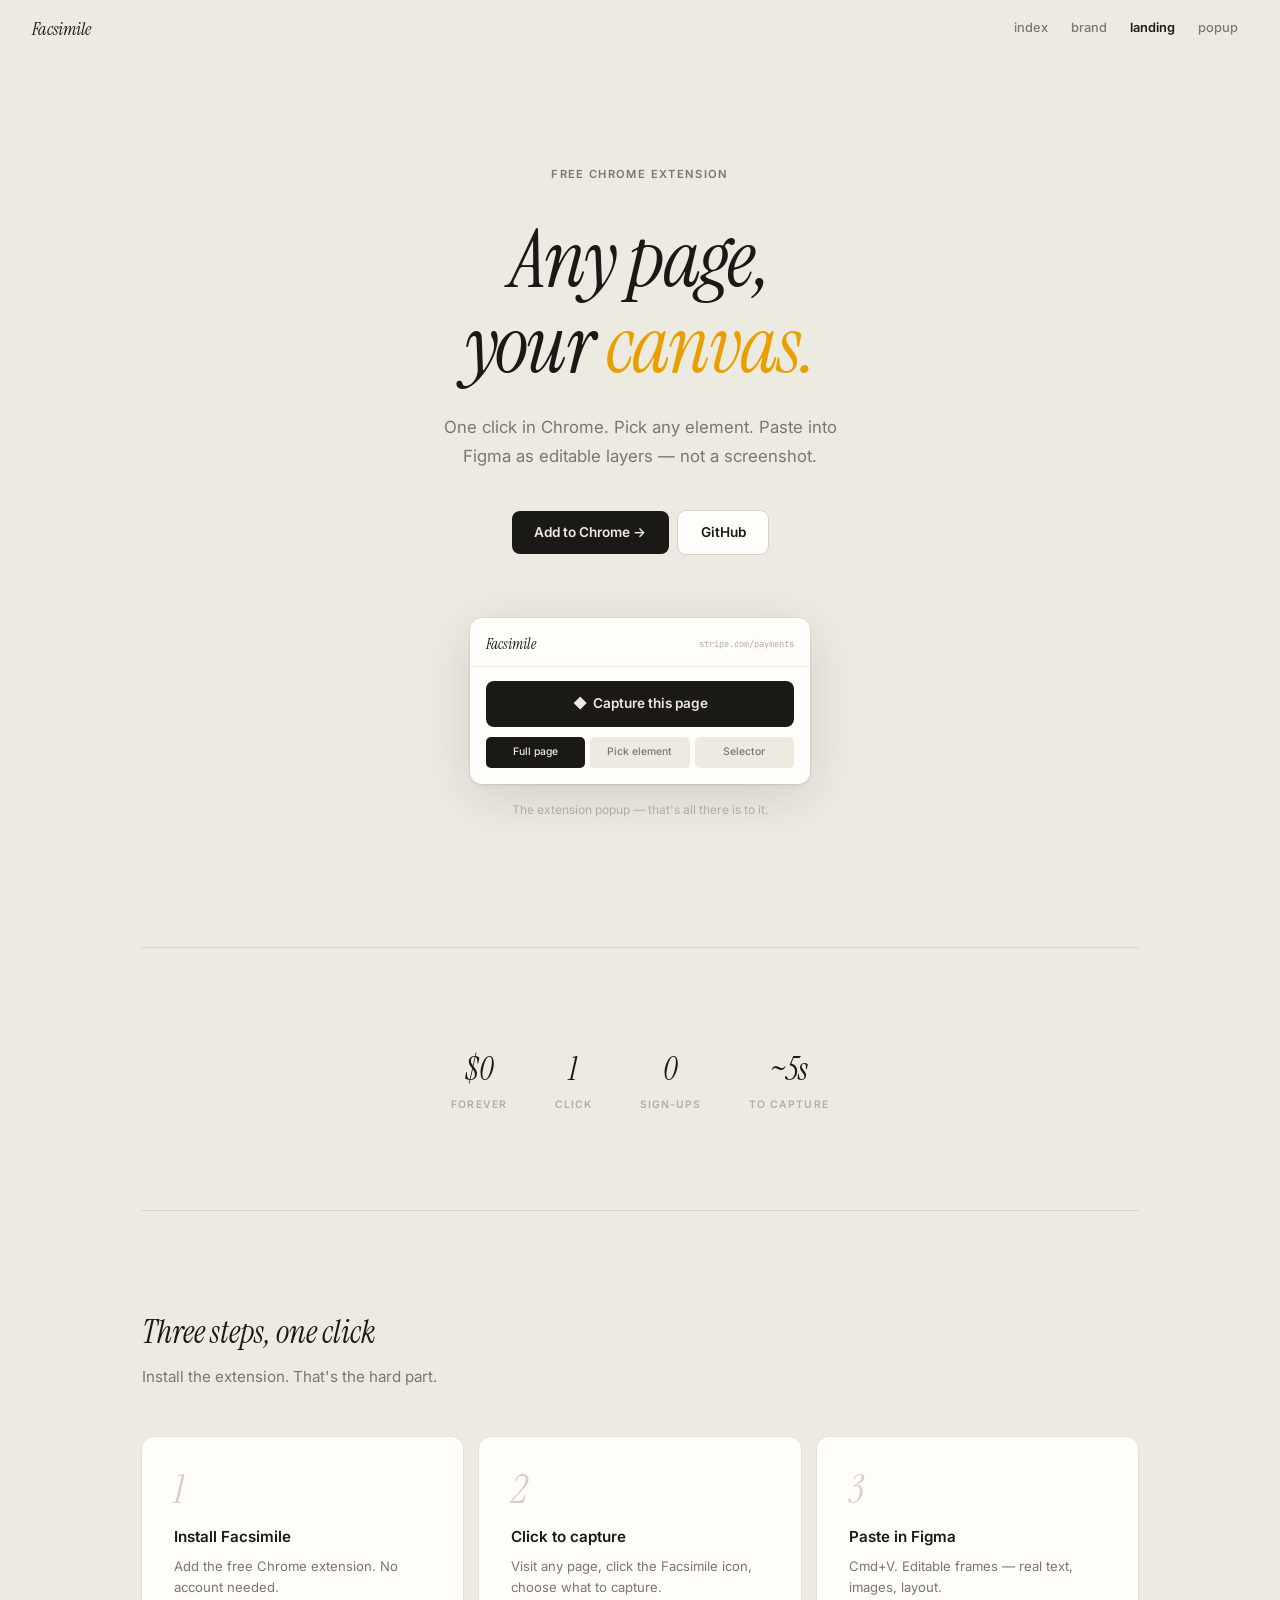
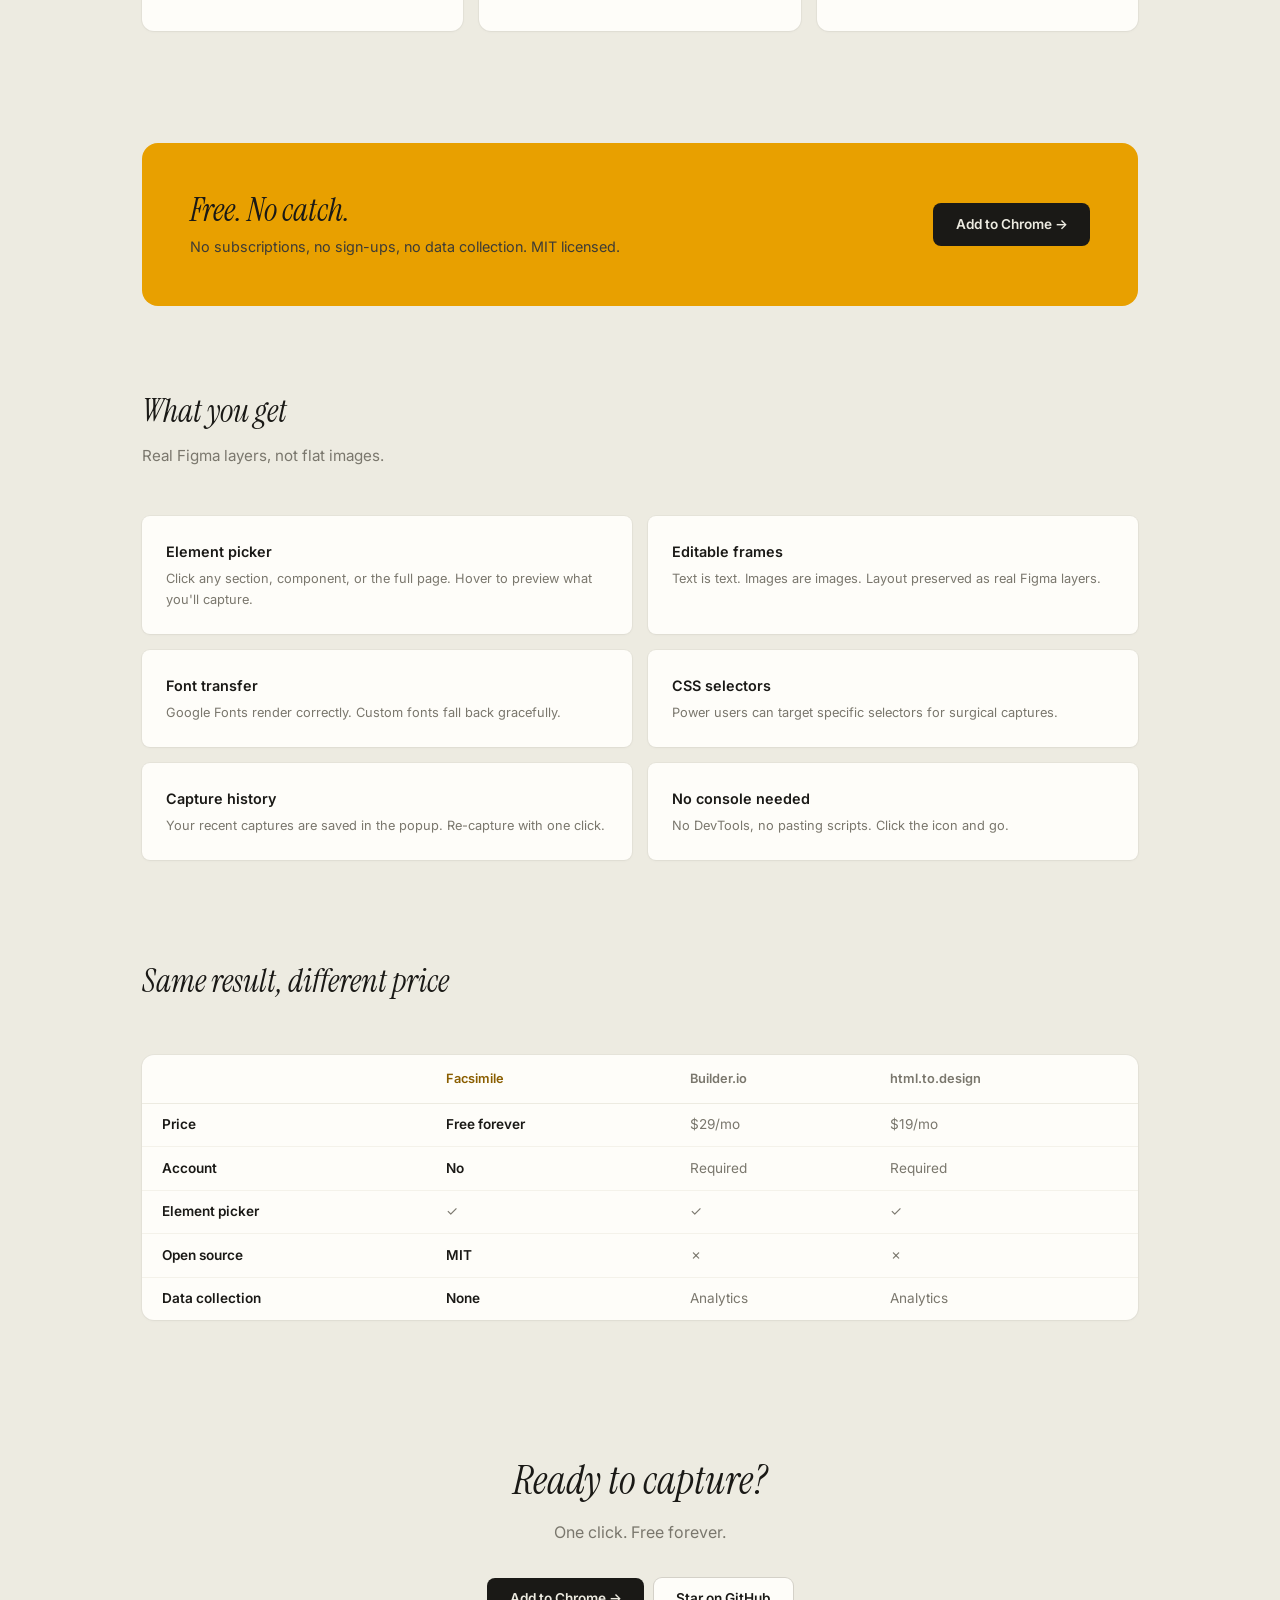
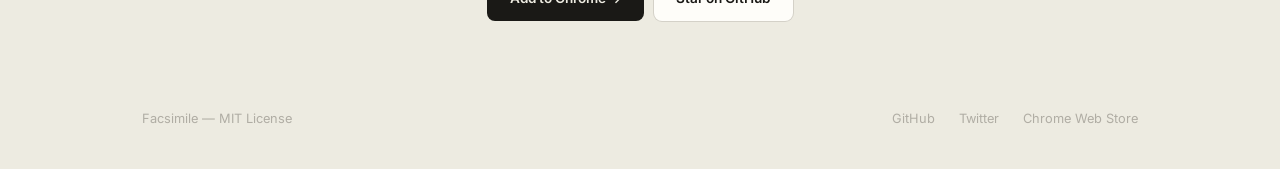
<file: design-reference/landing.html>
<!DOCTYPE html>
<html lang="en">
<head>
  <meta charset="UTF-8">
  <meta name="viewport" content="width=device-width, initial-scale=1.0">
  <title>Facsimile — Any Page → Editable Figma Design</title>
  <link rel="preconnect" href="https://fonts.googleapis.com">
  <link href="https://fonts.googleapis.com/css2?family=Instrument+Serif:ital@0;1&family=Inter:wght@400;500;600;700;800&family=JetBrains+Mono:wght@400;500;700&display=swap" rel="stylesheet">
  <link rel="stylesheet" href="styles.css">
  <style>
    /* Hero */
    .hero {
      padding: 10rem 0 5rem;
      text-align: center;
    }

    .hero-label {
      display: inline-block;
      font-size: 0.7rem; font-weight: 600;
      text-transform: uppercase; letter-spacing: 0.12em;
      color: var(--ink-muted);
      margin-bottom: 2rem;
    }

    .hero h1 {
      font-family: var(--font-serif);
      font-size: clamp(3rem, 8vw, 5rem);
      font-weight: 400;
      font-style: italic;
      line-height: 1.08;
      letter-spacing: -0.02em;
      max-width: 680px;
      margin: 0 auto 1.5rem;
    }

    .hero h1 .amber { color: var(--amber); }

    .hero-sub {
      font-size: 1.05rem;
      color: var(--ink-muted);
      max-width: 440px;
      margin: 0 auto 2.5rem;
      line-height: 1.75;
    }

    .hero-actions {
      display: flex;
      justify-content: center;
      gap: 0.6rem;
      margin-bottom: 4rem;
    }

    /* Extension mockup */
    .hero-mockup {
      max-width: 340px;
      margin: 0 auto;
    }

    .mockup-popup {
      background: var(--white);
      border-radius: 12px;
      box-shadow: 0 1px 3px rgba(0,0,0,0.06), 0 12px 50px rgba(0,0,0,0.12), 0 0 0 1px rgba(0,0,0,0.04);
      overflow: hidden;
    }

    .mockup-header {
      padding: 14px 16px 10px;
      display: flex;
      align-items: center;
      justify-content: space-between;
      border-bottom: 1px solid var(--canvas);
    }

    .mockup-brand {
      font-family: var(--font-serif);
      font-style: italic;
      font-size: 0.95rem;
    }

    .mockup-url {
      font-family: var(--font-mono);
      font-size: 0.55rem;
      color: var(--ink-faint);
    }

    .mockup-body { padding: 14px 16px 16px; }

    .mockup-btn {
      width: 100%;
      padding: 12px;
      background: var(--ink);
      color: var(--canvas);
      border: none;
      border-radius: 8px;
      font-size: 0.85rem;
      font-weight: 600;
      display: flex;
      align-items: center;
      justify-content: center;
      gap: 6px;
    }

    .mockup-chips {
      display: flex;
      gap: 5px;
      margin-top: 10px;
    }

    .mockup-chip {
      flex: 1;
      padding: 7px;
      background: var(--canvas);
      border: none;
      border-radius: 5px;
      font-size: 0.65rem;
      font-weight: 500;
      color: var(--ink-muted);
      text-align: center;
    }

    .mockup-chip.active {
      background: var(--ink);
      color: var(--canvas);
    }

    .mockup-caption {
      font-size: 0.75rem;
      color: var(--ink-faint);
      text-align: center;
      margin-top: 1rem;
    }

    /* Stats */
    .stats-row {
      display: flex;
      justify-content: center;
      gap: 3rem;
      padding: 3rem 0;
    }

    .stat { text-align: center; }

    .stat-value {
      font-family: var(--font-serif);
      font-style: italic;
      font-size: 2rem;
    }

    .stat-label {
      font-size: 0.65rem; font-weight: 600;
      text-transform: uppercase; letter-spacing: 0.1em;
      color: var(--ink-faint); margin-top: 0.15rem;
    }

    /* How */
    .how-section { padding: 3rem 0 4rem; }

    .section-header { margin-bottom: 3rem; }

    .section-header h2 {
      font-family: var(--font-serif);
      font-style: italic;
      font-size: 2rem; font-weight: 400;
      margin-bottom: 0.4rem;
    }

    .section-header p {
      color: var(--ink-muted);
      font-size: 0.95rem;
    }

    .steps {
      display: grid;
      grid-template-columns: repeat(3, 1fr);
      gap: 1rem;
    }

    .step {
      background: var(--white);
      border-radius: var(--radius-lg);
      padding: 2rem;
      box-shadow: 0 1px 3px rgba(0,0,0,0.04), 0 0 0 1px rgba(0,0,0,0.03);
    }

    .step-num {
      font-family: var(--font-serif);
      font-style: italic;
      font-size: 2.5rem;
      color: var(--ink-ghost);
      line-height: 1;
      margin-bottom: 1rem;
    }

    .step h3 { font-size: 0.95rem; font-weight: 600; margin-bottom: 0.4rem; }
    .step p { font-size: 0.82rem; color: var(--ink-muted); line-height: 1.65; }

    /* Amber band */
    .amber-band {
      background: var(--amber);
      border-radius: var(--radius-xl);
      padding: 3rem;
      margin: 3rem 0;
      display: grid;
      grid-template-columns: 1fr auto;
      align-items: center;
      gap: 2rem;
    }

    .amber-band h2 {
      font-family: var(--font-serif);
      font-style: italic;
      font-size: 2rem; font-weight: 400;
      color: var(--ink); line-height: 1.2;
    }

    .amber-band p {
      font-size: 0.9rem;
      color: var(--ink-soft);
      margin-top: 0.35rem;
    }

    /* Features */
    .features-section { padding: 2rem 0 4rem; }

    .feature-grid {
      display: grid;
      grid-template-columns: repeat(2, 1fr);
      gap: 1rem;
    }

    .feature-card {
      background: var(--white);
      border-radius: var(--radius-md);
      padding: 1.5rem;
      box-shadow: 0 1px 3px rgba(0,0,0,0.04), 0 0 0 1px rgba(0,0,0,0.03);
    }

    .feature-card h4 { font-size: 0.9rem; font-weight: 600; margin-bottom: 0.3rem; }
    .feature-card p { font-size: 0.8rem; color: var(--ink-muted); line-height: 1.65; }

    /* Comparison */
    .compare-section { padding: 2rem 0 4rem; }

    .compare-wrapper {
      background: var(--white);
      border-radius: var(--radius-lg);
      overflow: hidden;
      box-shadow: 0 1px 3px rgba(0,0,0,0.04), 0 0 0 1px rgba(0,0,0,0.03);
    }

    .compare-table { width: 100%; border-collapse: collapse; font-size: 0.85rem; }

    .compare-table th {
      font-weight: 600; text-align: left;
      padding: 0.85rem 1.25rem;
      border-bottom: 1px solid var(--canvas);
      color: var(--ink-muted); font-size: 0.8rem;
    }

    .compare-table th:first-child { color: var(--ink-faint); }
    .compare-table th.highlight { color: var(--amber-text); }

    .compare-table td {
      padding: 0.65rem 1.25rem;
      border-bottom: 1px solid var(--canvas-light);
      color: var(--ink-muted);
    }

    .compare-table td:first-child { font-weight: 600; color: var(--ink); }
    .compare-table td.highlight { color: var(--ink); font-weight: 600; }
    .compare-table tr:last-child td { border-bottom: none; }
    .check { color: var(--amber-text); }
    .cross { color: var(--ink-ghost); }

    /* CTA */
    .cta-section { padding: 4rem 0 3rem; text-align: center; }

    .cta-section h2 {
      font-family: var(--font-serif);
      font-style: italic;
      font-size: 2.5rem; font-weight: 400;
      margin-bottom: 0.5rem;
    }

    .cta-section p {
      color: var(--ink-muted);
      margin-bottom: 2rem;
      font-size: 1rem;
    }

    /* Footer */
    .footer {
      padding: 2.5rem 0;
      display: flex; justify-content: space-between; align-items: center;
      font-size: 0.8rem; color: var(--ink-faint);
    }

    .footer a { color: var(--ink-faint); text-decoration: none; transition: color 0.2s; }
    .footer a:hover { color: var(--ink-muted); }
    .footer-links { display: flex; gap: 1.5rem; }

    @media (max-width: 768px) {
      .steps { grid-template-columns: 1fr; }
      .feature-grid { grid-template-columns: 1fr; }
      .amber-band { grid-template-columns: 1fr; text-align: center; }
      .stats-row { flex-direction: column; gap: 1.5rem; }
      .footer { flex-direction: column; gap: 1rem; }
    }
  </style>
</head>
<body>
  <nav class="proto-nav">
    <div class="logo">Facsimile</div>
    <div style="display: flex; gap: 0.25rem;">
      <a href="index.html">index</a>
      <a href="brand-guide.html">brand</a>
      <a href="landing.html" class="active">landing</a>
      <a href="popup.html">popup</a>
    </div>
  </nav>

  <div class="container">

    <section class="hero">
      <div class="hero-label">Free Chrome Extension</div>
      <h1>Any page,<br>your <span class="amber">canvas.</span></h1>
      <p class="hero-sub">One click in Chrome. Pick any element. Paste into Figma as editable layers — not a screenshot.</p>

      <div class="hero-actions">
        <a href="#" class="btn btn-primary">Add to Chrome →</a>
        <a href="#" class="btn btn-secondary">GitHub</a>
      </div>

      <div class="hero-mockup">
        <div class="mockup-popup">
          <div class="mockup-header">
            <div class="mockup-brand">Facsimile</div>
            <div class="mockup-url">stripe.com/payments</div>
          </div>
          <div class="mockup-body">
            <div class="mockup-btn"><span>◆</span> Capture this page</div>
            <div class="mockup-chips">
              <div class="mockup-chip active">Full page</div>
              <div class="mockup-chip">Pick element</div>
              <div class="mockup-chip">Selector</div>
            </div>
          </div>
        </div>
        <div class="mockup-caption">The extension popup — that's all there is to it.</div>
      </div>
    </section>

    <hr class="divider">

    <div class="stats-row">
      <div class="stat">
        <div class="stat-value">$0</div>
        <div class="stat-label">Forever</div>
      </div>
      <div class="stat">
        <div class="stat-value">1</div>
        <div class="stat-label">Click</div>
      </div>
      <div class="stat">
        <div class="stat-value">0</div>
        <div class="stat-label">Sign-ups</div>
      </div>
      <div class="stat">
        <div class="stat-value">~5s</div>
        <div class="stat-label">To capture</div>
      </div>
    </div>

    <hr class="divider">

    <section class="how-section">
      <div class="section-header">
        <h2>Three steps, one click</h2>
        <p>Install the extension. That's the hard part.</p>
      </div>

      <div class="steps">
        <div class="step">
          <div class="step-num">1</div>
          <h3>Install Facsimile</h3>
          <p>Add the free Chrome extension. No account needed.</p>
        </div>
        <div class="step">
          <div class="step-num">2</div>
          <h3>Click to capture</h3>
          <p>Visit any page, click the Facsimile icon, choose what to capture.</p>
        </div>
        <div class="step">
          <div class="step-num">3</div>
          <h3>Paste in Figma</h3>
          <p>Cmd+V. Editable frames — real text, images, layout.</p>
        </div>
      </div>
    </section>

    <div class="amber-band">
      <div>
        <h2>Free. No catch.</h2>
        <p>No subscriptions, no sign-ups, no data collection. MIT licensed.</p>
      </div>
      <a href="#" class="btn btn-primary">Add to Chrome →</a>
    </div>

    <section class="features-section">
      <div class="section-header">
        <h2>What you get</h2>
        <p>Real Figma layers, not flat images.</p>
      </div>

      <div class="feature-grid">
        <div class="feature-card">
          <h4>Element picker</h4>
          <p>Click any section, component, or the full page. Hover to preview what you'll capture.</p>
        </div>
        <div class="feature-card">
          <h4>Editable frames</h4>
          <p>Text is text. Images are images. Layout preserved as real Figma layers.</p>
        </div>
        <div class="feature-card">
          <h4>Font transfer</h4>
          <p>Google Fonts render correctly. Custom fonts fall back gracefully.</p>
        </div>
        <div class="feature-card">
          <h4>CSS selectors</h4>
          <p>Power users can target specific selectors for surgical captures.</p>
        </div>
        <div class="feature-card">
          <h4>Capture history</h4>
          <p>Your recent captures are saved in the popup. Re-capture with one click.</p>
        </div>
        <div class="feature-card">
          <h4>No console needed</h4>
          <p>No DevTools, no pasting scripts. Click the icon and go.</p>
        </div>
      </div>
    </section>

    <section class="compare-section">
      <div class="section-header">
        <h2>Same result, different price</h2>
      </div>

      <div class="compare-wrapper">
        <table class="compare-table">
          <thead>
            <tr>
              <th></th>
              <th class="highlight">Facsimile</th>
              <th>Builder.io</th>
              <th>html.to.design</th>
            </tr>
          </thead>
          <tbody>
            <tr>
              <td>Price</td>
              <td class="highlight">Free forever</td>
              <td>$29/mo</td>
              <td>$19/mo</td>
            </tr>
            <tr>
              <td>Account</td>
              <td class="highlight">No</td>
              <td>Required</td>
              <td>Required</td>
            </tr>
            <tr>
              <td>Element picker</td>
              <td class="check">✓</td>
              <td class="check">✓</td>
              <td class="check">✓</td>
            </tr>
            <tr>
              <td>Open source</td>
              <td class="highlight">MIT</td>
              <td class="cross">✗</td>
              <td class="cross">✗</td>
            </tr>
            <tr>
              <td>Data collection</td>
              <td class="highlight">None</td>
              <td>Analytics</td>
              <td>Analytics</td>
            </tr>
          </tbody>
        </table>
      </div>
    </section>

    <section class="cta-section">
      <h2>Ready to capture?</h2>
      <p>One click. Free forever.</p>
      <div style="display: flex; justify-content: center; gap: 0.6rem;">
        <a href="#" class="btn btn-primary">Add to Chrome →</a>
        <a href="#" class="btn btn-secondary">Star on GitHub</a>
      </div>
    </section>

    <footer class="footer">
      <div>Facsimile — MIT License</div>
      <div class="footer-links">
        <a href="#">GitHub</a>
        <a href="#">Twitter</a>
        <a href="#">Chrome Web Store</a>
      </div>
    </footer>

  </div>
</body>
</html>
</file>
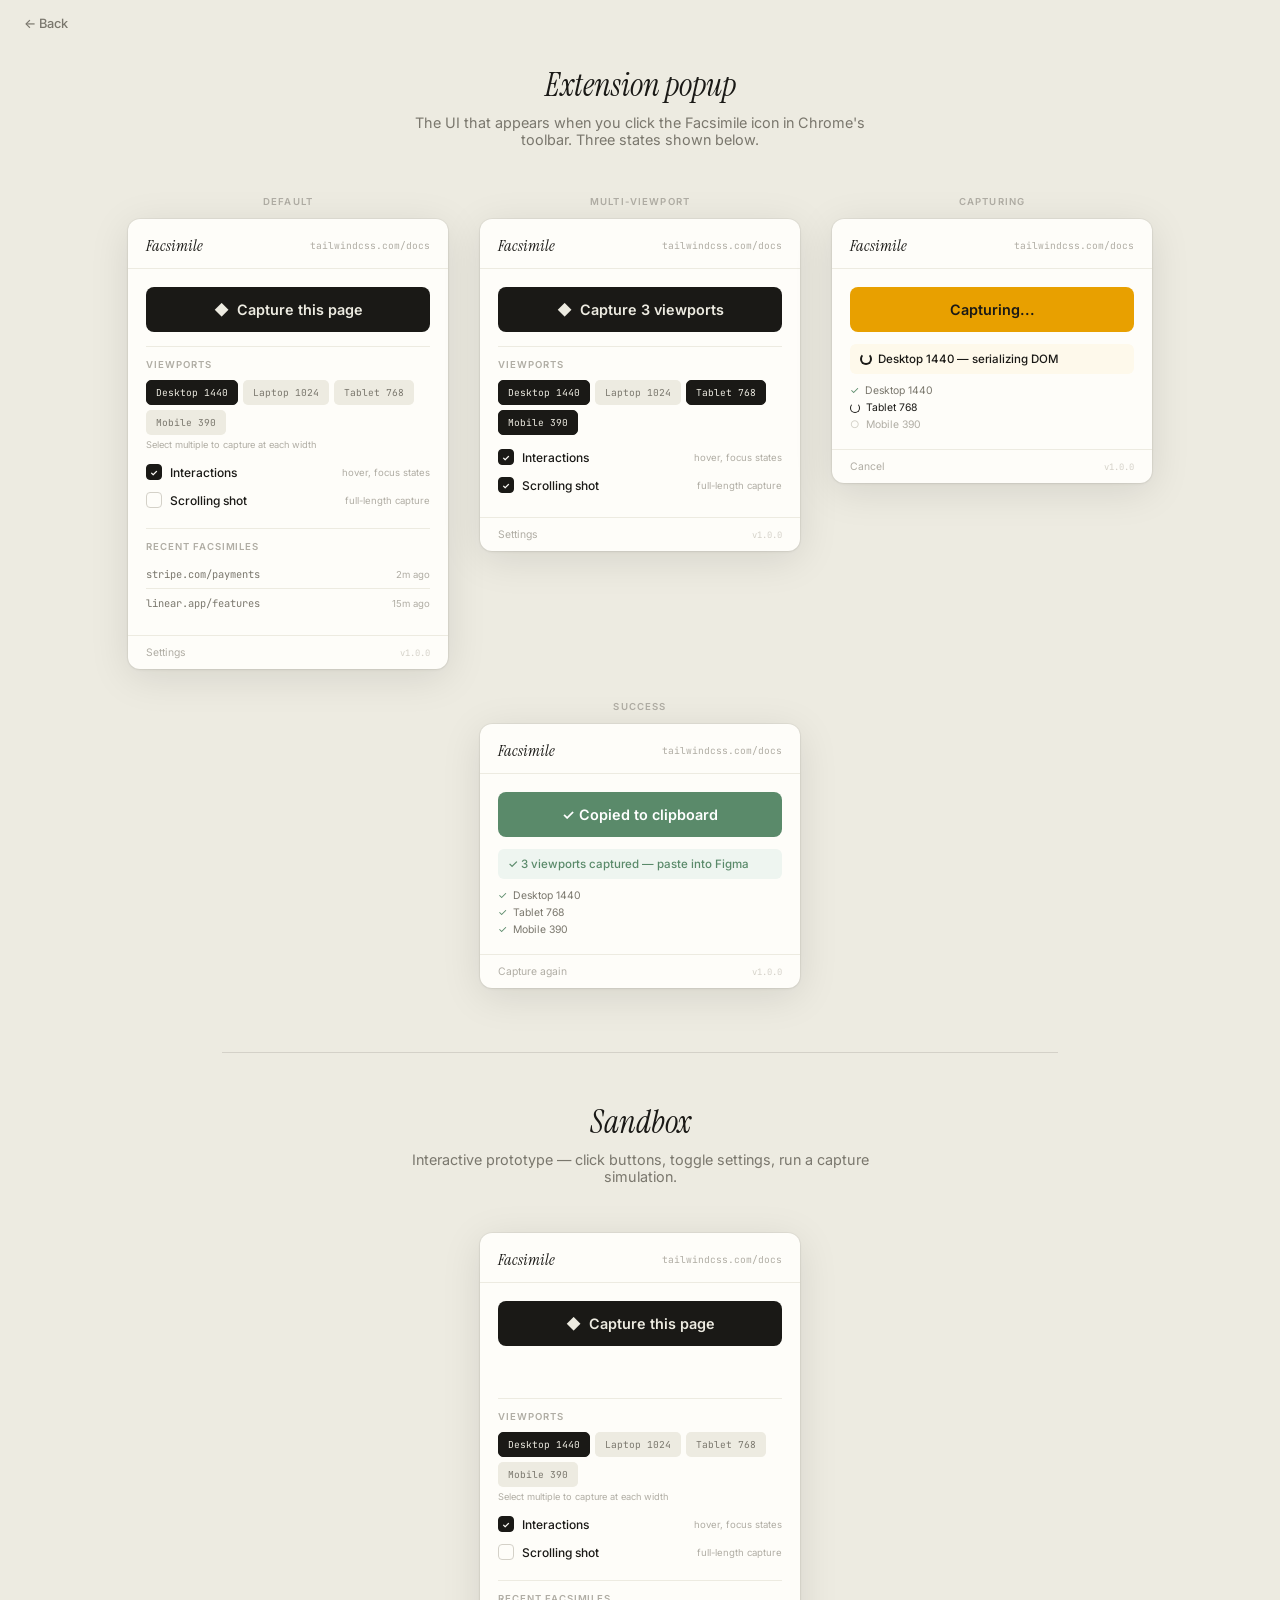
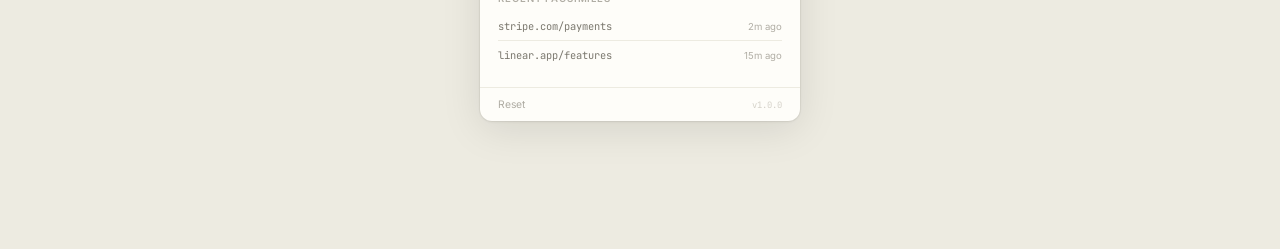
<file: design-reference/popup.html>
<!DOCTYPE html>
<html lang="en">
<head>
  <meta charset="UTF-8">
  <meta name="viewport" content="width=device-width, initial-scale=1.0">
  <title>Facsimile — Extension Popup</title>
  <link rel="preconnect" href="https://fonts.googleapis.com">
  <link href="https://fonts.googleapis.com/css2?family=Instrument+Serif:ital@0;1&family=Inter:wght@400;500;600;700&family=JetBrains+Mono:wght@400;500&display=swap" rel="stylesheet">
  <style>
    :root {
      --canvas: #edebe1;
      --canvas-dark: #e2dfd4;
      --white: #fefdf9;
      --ink: #1a1916;
      --ink-soft: #3d3b35;
      --ink-muted: #7a776d;
      --ink-faint: #b0ada4;
      --ink-ghost: #d4d1c8;
      --amber: #e8a000;
      --amber-dark: #c78800;
      --amber-surface: #fef9eb;
      --sage: #5a8a6a;
      --sage-surface: #eef5f0;
      --red: #d94444;
      --red-surface: #fef2f2;
      --font-serif: 'Instrument Serif', Georgia, serif;
      --font-sans: 'Inter', -apple-system, sans-serif;
      --font-mono: 'JetBrains Mono', monospace;
    }

    *, *::before, *::after { box-sizing: border-box; margin: 0; padding: 0; }

    body {
      background: var(--canvas);
      font-family: var(--font-sans);
      color: var(--ink);
      display: flex;
      flex-direction: column;
      align-items: center;
      padding: 4rem 2rem;
      min-height: 100vh;
      -webkit-font-smoothing: antialiased;
    }

    /* Page wrapper */
    .page-header {
      text-align: center;
      margin-bottom: 3rem;
      max-width: 500px;
    }

    .page-header h1 {
      font-family: var(--font-serif);
      font-style: italic;
      font-size: 2rem;
      font-weight: 400;
      margin-bottom: 0.5rem;
    }

    .page-header p {
      color: var(--ink-muted);
      font-size: 0.9rem;
    }

    /* Popup states container */
    .popup-states {
      display: flex;
      gap: 2rem;
      flex-wrap: wrap;
      justify-content: center;
      align-items: flex-start;
    }

    .state-wrapper {
      display: flex;
      flex-direction: column;
      align-items: center;
      gap: 0.75rem;
    }

    .state-label {
      font-size: 0.6rem;
      font-weight: 600;
      text-transform: uppercase;
      letter-spacing: 0.12em;
      color: var(--ink-faint);
    }

    /* The popup frame */
    .popup {
      width: 320px;
      background: var(--white);
      border-radius: 12px;
      box-shadow: 0 1px 3px rgba(0,0,0,0.06), 0 8px 40px rgba(0,0,0,0.1), 0 0 0 1px rgba(0,0,0,0.04);
      overflow: hidden;
    }

    /* Popup header */
    .popup-header {
      padding: 16px 18px 12px;
      display: flex;
      align-items: center;
      justify-content: space-between;
      border-bottom: 1px solid var(--canvas);
    }

    .popup-brand {
      font-family: var(--font-serif);
      font-style: italic;
      font-size: 1rem;
      color: var(--ink);
    }

    .popup-url {
      font-family: var(--font-mono);
      font-size: 0.6rem;
      color: var(--ink-faint);
      max-width: 150px;
      overflow: hidden;
      text-overflow: ellipsis;
      white-space: nowrap;
    }

    /* Popup body */
    .popup-body {
      padding: 18px;
    }

    /* Capture button — the hero element */
    .capture-btn {
      width: 100%;
      padding: 14px;
      background: var(--ink);
      color: var(--canvas);
      border: none;
      border-radius: 8px;
      font-family: var(--font-sans);
      font-size: 0.9rem;
      font-weight: 600;
      cursor: pointer;
      transition: background 0.15s;
      display: flex;
      align-items: center;
      justify-content: center;
      gap: 8px;
    }

    .capture-btn:hover { background: var(--ink-soft); }

    .capture-btn.capturing {
      background: var(--amber);
      color: var(--ink);
    }

    .capture-btn.success {
      background: var(--sage);
      color: white;
    }

    /* Settings section */
    .settings-section {
      margin-top: 14px;
      padding-top: 12px;
      border-top: 1px solid var(--canvas);
    }

    .settings-label {
      font-size: 0.6rem;
      font-weight: 600;
      text-transform: uppercase;
      letter-spacing: 0.1em;
      color: var(--ink-faint);
      margin-bottom: 10px;
    }

    .setting-row {
      display: flex;
      align-items: center;
      justify-content: space-between;
      padding: 6px 0;
    }

    .setting-left {
      display: flex;
      align-items: center;
      gap: 8px;
    }

    .checkbox {
      width: 16px;
      height: 16px;
      border-radius: 4px;
      border: 1.5px solid var(--ink-ghost);
      background: var(--white);
      display: flex;
      align-items: center;
      justify-content: center;
      cursor: pointer;
      flex-shrink: 0;
      transition: all 0.15s;
    }

    .checkbox.checked {
      background: var(--ink);
      border-color: var(--ink);
    }

    .checkbox.checked::after {
      content: '✓';
      color: var(--white);
      font-size: 0.55rem;
      font-weight: 700;
    }

    .setting-name {
      font-size: 0.75rem;
      font-weight: 500;
      color: var(--ink);
    }

    .setting-hint {
      font-size: 0.6rem;
      color: var(--ink-faint);
    }

    /* Viewport chips */
    .viewport-group {
      display: flex;
      gap: 5px;
      flex-wrap: wrap;
      margin-top: 8px;
      margin-bottom: 4px;
    }

    .vp-chip {
      padding: 5px 9px;
      background: var(--canvas);
      border: 1.5px solid transparent;
      border-radius: 5px;
      font-family: var(--font-mono);
      font-size: 0.6rem;
      color: var(--ink-muted);
      cursor: pointer;
      transition: all 0.15s;
    }

    .vp-chip:hover {
      border-color: var(--ink-ghost);
    }

    .vp-chip.selected {
      background: var(--ink);
      color: var(--canvas);
      border-color: var(--ink);
    }

    /* Toggle switch */
    .toggle {
      width: 32px;
      height: 18px;
      border-radius: 9px;
      background: var(--ink-ghost);
      position: relative;
      cursor: pointer;
      transition: background 0.2s;
      flex-shrink: 0;
    }

    .toggle::after {
      content: '';
      position: absolute;
      top: 2px;
      left: 2px;
      width: 14px;
      height: 14px;
      border-radius: 50%;
      background: var(--white);
      transition: transform 0.2s;
      box-shadow: 0 1px 2px rgba(0,0,0,0.15);
    }

    .toggle.on {
      background: var(--ink);
    }

    .toggle.on::after {
      transform: translateX(14px);
    }

    /* Status messages */
    .status-bar {
      margin-top: 12px;
      padding: 8px 10px;
      border-radius: 6px;
      font-size: 0.72rem;
      font-weight: 500;
      display: flex;
      align-items: center;
      gap: 6px;
    }

    .status-bar.capturing {
      background: var(--amber-surface);
      color: var(--amber-text);
    }

    .status-bar.success {
      background: var(--sage-surface);
      color: var(--sage);
    }

    .status-bar.error {
      background: var(--red-surface);
      color: var(--red);
    }

    .spinner {
      width: 12px; height: 12px;
      border: 2px solid var(--ink);
      border-top-color: transparent;
      border-radius: 50%;
      animation: spin 0.8s linear infinite;
    }

    @keyframes spin {
      to { transform: rotate(360deg); }
    }

    /* Popup footer */
    .popup-footer {
      padding: 10px 18px;
      border-top: 1px solid var(--canvas);
      display: flex;
      justify-content: space-between;
      align-items: center;
    }

    .popup-footer a {
      font-size: 0.65rem;
      color: var(--ink-faint);
      text-decoration: none;
      transition: color 0.15s;
    }

    .popup-footer a:hover { color: var(--ink-muted); }

    .popup-footer .version {
      font-family: var(--font-mono);
      font-size: 0.55rem;
      color: var(--ink-ghost);
    }

    /* Recent captures */
    .recent-section {
      margin-top: 14px;
      padding-top: 12px;
      border-top: 1px solid var(--canvas);
    }

    .recent-label {
      font-size: 0.6rem;
      font-weight: 600;
      text-transform: uppercase;
      letter-spacing: 0.1em;
      color: var(--ink-faint);
      margin-bottom: 8px;
    }

    .recent-item {
      display: flex;
      align-items: center;
      justify-content: space-between;
      padding: 7px 0;
      border-bottom: 1px solid var(--canvas);
    }

    .recent-item:last-child { border-bottom: none; }

    .recent-item .recent-url {
      font-family: var(--font-mono);
      font-size: 0.65rem;
      color: var(--ink-muted);
      max-width: 180px;
      overflow: hidden;
      text-overflow: ellipsis;
      white-space: nowrap;
    }

    .recent-item .recent-time {
      font-size: 0.6rem;
      color: var(--ink-faint);
    }

    /* Nav back */
    .back-link {
      position: fixed;
      top: 1rem;
      left: 1.5rem;
      font-size: 0.8rem;
      color: var(--ink-muted);
      text-decoration: none;
      font-weight: 500;
    }

    .back-link:hover { color: var(--ink); }
  </style>
</head>
<body>
  <a href="index.html" class="back-link">← Back</a>

  <div class="page-header">
    <h1>Extension popup</h1>
    <p>The UI that appears when you click the Facsimile icon in Chrome's toolbar. Three states shown below.</p>
  </div>

  <div class="popup-states">

    <!-- State 1: Default -->
    <div class="state-wrapper">
      <div class="state-label">Default</div>
      <div class="popup">
        <div class="popup-header">
          <div class="popup-brand">Facsimile</div>
          <div class="popup-url">tailwindcss.com/docs</div>
        </div>
        <div class="popup-body">
          <button class="capture-btn">
            <span>◆</span> Capture this page
          </button>

          <div class="settings-section">
            <div class="settings-label">Viewports</div>
            <div class="viewport-group">
              <div class="vp-chip selected">Desktop 1440</div>
              <div class="vp-chip">Laptop 1024</div>
              <div class="vp-chip">Tablet 768</div>
              <div class="vp-chip">Mobile 390</div>
            </div>
            <div style="font-size: 0.58rem; color: var(--ink-faint); margin-top: 4px;">Select multiple to capture at each width</div>
          </div>

          <div class="settings-section" style="border-top: none; margin-top: 8px; padding-top: 0;">
            <div class="setting-row">
              <div class="setting-left">
                <div class="checkbox checked"></div>
                <span class="setting-name">Interactions</span>
              </div>
              <span class="setting-hint">hover, focus states</span>
            </div>
            <div class="setting-row">
              <div class="setting-left">
                <div class="checkbox"></div>
                <span class="setting-name">Scrolling shot</span>
              </div>
              <span class="setting-hint">full-length capture</span>
            </div>
          </div>

          <div class="recent-section">
            <div class="recent-label">Recent facsimiles</div>
            <div class="recent-item">
              <span class="recent-url">stripe.com/payments</span>
              <span class="recent-time">2m ago</span>
            </div>
            <div class="recent-item">
              <span class="recent-url">linear.app/features</span>
              <span class="recent-time">15m ago</span>
            </div>
          </div>
        </div>
        <div class="popup-footer">
          <a href="#">Settings</a>
          <span class="version">v1.0.0</span>
        </div>
      </div>
    </div>

    <!-- State 2: Multi-viewport selected -->
    <div class="state-wrapper">
      <div class="state-label">Multi-viewport</div>
      <div class="popup">
        <div class="popup-header">
          <div class="popup-brand">Facsimile</div>
          <div class="popup-url">tailwindcss.com/docs</div>
        </div>
        <div class="popup-body">
          <button class="capture-btn">
            <span>◆</span> Capture 3 viewports
          </button>

          <div class="settings-section">
            <div class="settings-label">Viewports</div>
            <div class="viewport-group">
              <div class="vp-chip selected">Desktop 1440</div>
              <div class="vp-chip">Laptop 1024</div>
              <div class="vp-chip selected">Tablet 768</div>
              <div class="vp-chip selected">Mobile 390</div>
            </div>
          </div>

          <div class="settings-section" style="border-top: none; margin-top: 8px; padding-top: 0;">
            <div class="setting-row">
              <div class="setting-left">
                <div class="checkbox checked"></div>
                <span class="setting-name">Interactions</span>
              </div>
              <span class="setting-hint">hover, focus states</span>
            </div>
            <div class="setting-row">
              <div class="setting-left">
                <div class="checkbox checked"></div>
                <span class="setting-name">Scrolling shot</span>
              </div>
              <span class="setting-hint">full-length capture</span>
            </div>
          </div>
        </div>
        <div class="popup-footer">
          <a href="#">Settings</a>
          <span class="version">v1.0.0</span>
        </div>
      </div>
    </div>

    <!-- State 3: Capturing -->
    <div class="state-wrapper">
      <div class="state-label">Capturing</div>
      <div class="popup">
        <div class="popup-header">
          <div class="popup-brand">Facsimile</div>
          <div class="popup-url">tailwindcss.com/docs</div>
        </div>
        <div class="popup-body">
          <button class="capture-btn capturing">
            Capturing...
          </button>

          <div class="status-bar capturing">
            <div class="spinner"></div>
            Desktop 1440 — serializing DOM
          </div>

          <div style="margin-top: 10px; display: flex; flex-direction: column; gap: 4px;">
            <div style="display: flex; align-items: center; gap: 6px; font-size: 0.65rem;">
              <span style="color: var(--sage);">✓</span>
              <span style="color: var(--ink-muted);">Desktop 1440</span>
            </div>
            <div style="display: flex; align-items: center; gap: 6px; font-size: 0.65rem;">
              <div class="spinner" style="width: 10px; height: 10px; border-width: 1.5px;"></div>
              <span style="color: var(--amber-text);">Tablet 768</span>
            </div>
            <div style="display: flex; align-items: center; gap: 6px; font-size: 0.65rem;">
              <span style="color: var(--ink-ghost);">○</span>
              <span style="color: var(--ink-faint);">Mobile 390</span>
            </div>
          </div>
        </div>
        <div class="popup-footer">
          <a href="#">Cancel</a>
          <span class="version">v1.0.0</span>
        </div>
      </div>
    </div>

    <!-- State 4: Success -->
    <div class="state-wrapper">
      <div class="state-label">Success</div>
      <div class="popup">
        <div class="popup-header">
          <div class="popup-brand">Facsimile</div>
          <div class="popup-url">tailwindcss.com/docs</div>
        </div>
        <div class="popup-body">
          <button class="capture-btn success">
            ✓ Copied to clipboard
          </button>

          <div class="status-bar success">
            ✓ 3 viewports captured — paste into Figma
          </div>

          <div style="margin-top: 10px; display: flex; flex-direction: column; gap: 4px;">
            <div style="display: flex; align-items: center; gap: 6px; font-size: 0.65rem;">
              <span style="color: var(--sage);">✓</span>
              <span style="color: var(--ink-muted);">Desktop 1440</span>
            </div>
            <div style="display: flex; align-items: center; gap: 6px; font-size: 0.65rem;">
              <span style="color: var(--sage);">✓</span>
              <span style="color: var(--ink-muted);">Tablet 768</span>
            </div>
            <div style="display: flex; align-items: center; gap: 6px; font-size: 0.65rem;">
              <span style="color: var(--sage);">✓</span>
              <span style="color: var(--ink-muted);">Mobile 390</span>
            </div>
          </div>
        </div>
        <div class="popup-footer">
          <a href="#">Capture again</a>
          <span class="version">v1.0.0</span>
        </div>
      </div>
    </div>

  </div>

  <!-- Sandbox -->
  <div style="width: 100%; max-width: 900px; margin: 4rem auto 0; padding: 0 2rem;">
    <hr style="border: none; height: 1px; background: var(--ink-ghost); margin-bottom: 3rem;">
  </div>

  <div class="page-header" style="margin-top: 0;">
    <h1>Sandbox</h1>
    <p>Interactive prototype — click buttons, toggle settings, run a capture simulation.</p>
  </div>

  <div class="popup" id="sandbox-popup">
    <div class="popup-header">
      <div class="popup-brand">Facsimile</div>
      <div class="popup-url">tailwindcss.com/docs</div>
    </div>
    <div class="popup-body">
      <button class="capture-btn" id="sb-captureBtn" onclick="handleCapture()">
        <span id="sb-captureIcon">◆</span>
        <span id="sb-captureText">Capture this page</span>
      </button>

      <div id="sb-statusBar" style="margin-top: 12px; padding: 8px 10px; border-radius: 6px; font-size: 0.72rem; font-weight: 500; display: flex; align-items: center; gap: 6px; opacity: 0; max-height: 0; overflow: hidden; transition: all 0.25s ease;">
        <div class="spinner" id="sb-statusSpinner" style="display: none;"></div>
        <span id="sb-statusText"></span>
      </div>

      <div id="sb-progressList" style="margin-top: 10px; display: flex; flex-direction: column; gap: 4px; max-height: 0; overflow: hidden; opacity: 0; transition: all 0.3s ease;"></div>

      <div class="settings-section">
        <div class="settings-label">Viewports</div>
        <div class="viewport-group" id="sb-viewportGroup">
          <div class="vp-chip selected" onclick="sbToggleVp(this)">Desktop 1440</div>
          <div class="vp-chip" onclick="sbToggleVp(this)">Laptop 1024</div>
          <div class="vp-chip" onclick="sbToggleVp(this)">Tablet 768</div>
          <div class="vp-chip" onclick="sbToggleVp(this)">Mobile 390</div>
        </div>
        <div id="sb-vpHint" style="font-size: 0.58rem; color: var(--ink-faint); margin-top: 4px;">Select multiple to capture at each width</div>
      </div>

      <div class="settings-section" style="border-top: none; margin-top: 8px; padding-top: 0;">
        <div class="setting-row" style="cursor: pointer;" onclick="sbToggleCb('sb-interactions')">
          <div class="setting-left">
            <div class="checkbox checked" id="sb-interactions"></div>
            <span class="setting-name">Interactions</span>
          </div>
          <span class="setting-hint">hover, focus states</span>
        </div>
        <div class="setting-row" style="cursor: pointer;" onclick="sbToggleCb('sb-scrolling')">
          <div class="setting-left">
            <div class="checkbox" id="sb-scrolling"></div>
            <span class="setting-name">Scrolling shot</span>
          </div>
          <span class="setting-hint">full-length capture</span>
        </div>
      </div>

      <div class="recent-section" id="sb-recentSection">
        <div class="recent-label">Recent facsimiles</div>
        <div class="recent-item">
          <span class="recent-url">stripe.com/payments</span>
          <span class="recent-time">2m ago</span>
        </div>
        <div class="recent-item">
          <span class="recent-url">linear.app/features</span>
          <span class="recent-time">15m ago</span>
        </div>
      </div>
    </div>
    <div class="popup-footer">
      <a href="#" onclick="sbReset(); return false;" style="cursor: pointer;">Reset</a>
      <span class="version">v1.0.0</span>
    </div>
  </div>

  <div style="height: 4rem;"></div>

  <script>
    let sbState = 'idle';

    function sbGetVps() {
      return [...document.querySelectorAll('#sb-viewportGroup .vp-chip.selected')].map(el => el.textContent);
    }

    function sbToggleVp(el) {
      if (sbState !== 'idle') return;
      el.classList.toggle('selected');
      sbUpdateBtn();
    }

    function sbToggleCb(id) {
      if (sbState !== 'idle') return;
      document.getElementById(id).classList.toggle('checked');
    }

    function sbUpdateBtn() {
      const text = document.getElementById('sb-captureText');
      const btn = document.getElementById('sb-captureBtn');
      const vps = sbGetVps();
      if (vps.length === 0) {
        text.textContent = 'Select a viewport';
        btn.style.opacity = '0.4';
        btn.style.pointerEvents = 'none';
      } else if (vps.length === 1) {
        text.textContent = 'Capture this page';
        btn.style.opacity = '1';
        btn.style.pointerEvents = 'auto';
      } else {
        text.textContent = 'Capture ' + vps.length + ' viewports';
        btn.style.opacity = '1';
        btn.style.pointerEvents = 'auto';
      }
    }

    function sleep(ms) { return new Promise(r => setTimeout(r, ms)); }

    async function handleCapture() {
      if (sbState !== 'idle') return;
      const vps = sbGetVps();
      if (vps.length === 0) return;

      sbState = 'capturing';
      const btn = document.getElementById('sb-captureBtn');
      const icon = document.getElementById('sb-captureIcon');
      const text = document.getElementById('sb-captureText');
      const bar = document.getElementById('sb-statusBar');
      const barText = document.getElementById('sb-statusText');
      const barSpinner = document.getElementById('sb-statusSpinner');
      const progress = document.getElementById('sb-progressList');
      const recents = document.getElementById('sb-recentSection');

      recents.style.display = 'none';
      btn.classList.add('capturing');
      icon.style.display = 'none';
      text.textContent = 'Capturing...';

      bar.style.background = 'var(--amber-surface)';
      bar.style.color = 'var(--amber-text)';
      bar.style.opacity = '1';
      bar.style.maxHeight = '50px';
      barSpinner.style.display = 'block';

      if (vps.length === 1) {
        barText.textContent = vps[0] + ' — injecting script';
        await sleep(800);
        barText.textContent = vps[0] + ' — toolbar spawned';
        await sleep(600);
        barText.textContent = vps[0] + ' — serializing DOM';
        await sleep(1200);
        barText.textContent = vps[0] + ' — copying to clipboard';
        await sleep(500);
      } else {
        progress.innerHTML = vps.map((vp, i) =>
          '<div id="sb-prog-' + i + '" style="display:flex;align-items:center;gap:6px;font-size:0.65rem;color:var(--ink-faint);">' +
            '<span class="sb-prog-icon">○</span>' +
            '<div class="sb-prog-spin" style="display:none;width:10px;height:10px;border:1.5px solid var(--ink);border-top-color:transparent;border-radius:50%;animation:spin 0.8s linear infinite;"></div>' +
            '<span>' + vp + '</span>' +
          '</div>'
        ).join('');
        progress.style.maxHeight = '200px';
        progress.style.opacity = '1';

        for (let i = 0; i < vps.length; i++) {
          const item = document.getElementById('sb-prog-' + i);
          item.style.color = 'var(--amber-text)';
          item.querySelector('.sb-prog-icon').style.display = 'none';
          item.querySelector('.sb-prog-spin').style.display = 'block';
          barText.textContent = vps[i] + ' — serializing DOM';
          await sleep(800 + Math.random() * 400);
          item.style.color = 'var(--ink-muted)';
          item.querySelector('.sb-prog-spin').style.display = 'none';
          item.querySelector('.sb-prog-icon').style.display = 'inline';
          item.querySelector('.sb-prog-icon').textContent = '✓';
          item.querySelector('.sb-prog-icon').style.color = 'var(--sage)';
        }
        barText.textContent = 'Copying to clipboard';
        await sleep(400);
      }

      // Success
      sbState = 'success';
      btn.className = 'capture-btn success';
      text.textContent = '✓ Copied to clipboard';
      barSpinner.style.display = 'none';
      bar.style.background = 'var(--sage-surface)';
      bar.style.color = 'var(--sage)';
      barText.textContent = vps.length === 1
        ? '✓ Paste into Figma with Cmd+V'
        : '✓ ' + vps.length + ' viewports captured — paste into Figma';

      await sleep(2000);
      text.textContent = '✓ Captured — click to redo';
      btn.onclick = () => { sbReset(); setTimeout(handleCapture, 100); };
    }

    function sbReset() {
      sbState = 'idle';
      const btn = document.getElementById('sb-captureBtn');
      const icon = document.getElementById('sb-captureIcon');
      const bar = document.getElementById('sb-statusBar');
      const progress = document.getElementById('sb-progressList');
      const recents = document.getElementById('sb-recentSection');

      btn.className = 'capture-btn';
      btn.onclick = handleCapture;
      icon.style.display = 'inline';
      bar.style.opacity = '0';
      bar.style.maxHeight = '0';
      progress.style.maxHeight = '0';
      progress.style.opacity = '0';
      progress.innerHTML = '';
      recents.style.display = 'block';
      sbUpdateBtn();
    }

    sbUpdateBtn();
  </script>
</body>
</html>
</file>
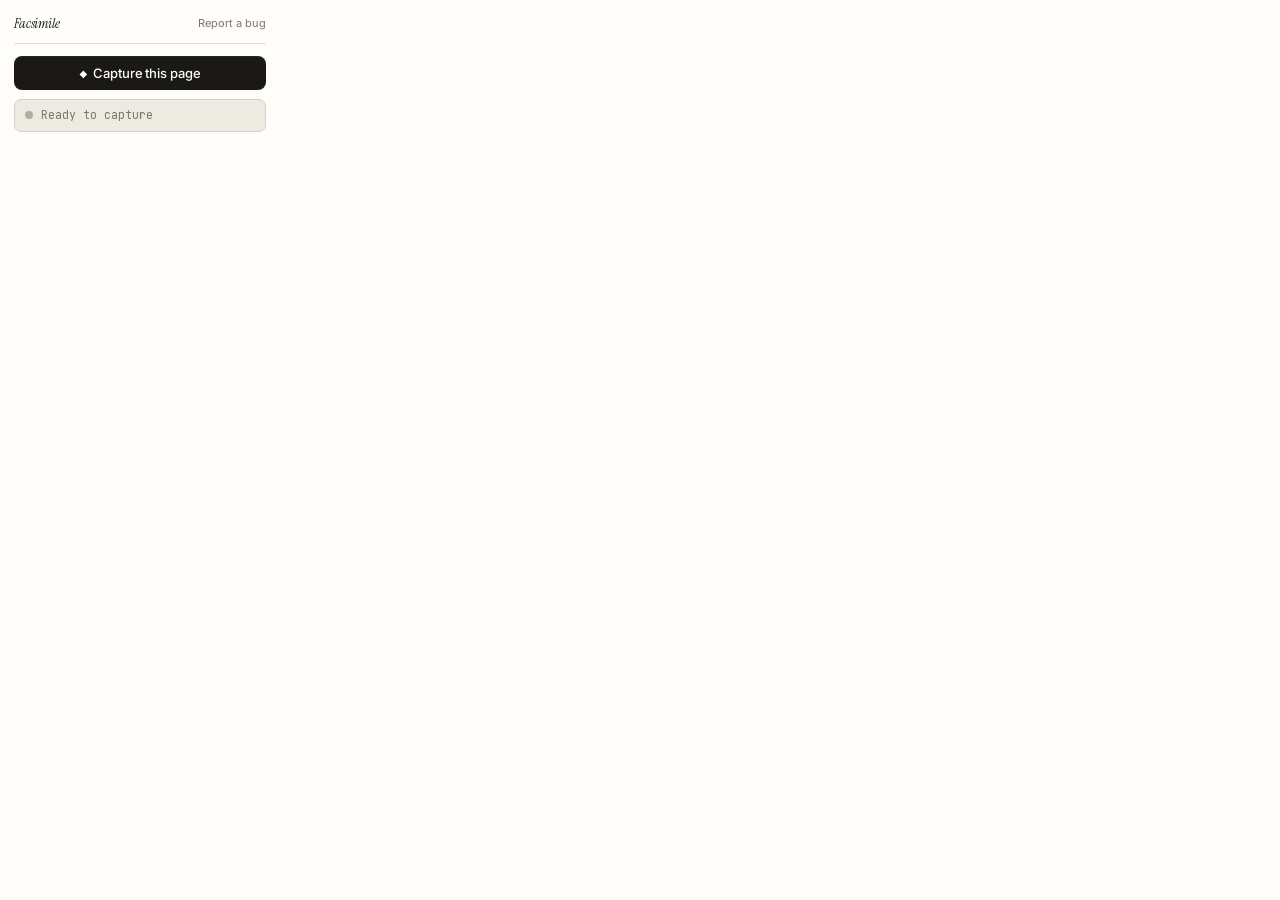
<file: extension/popup.html>
<!DOCTYPE html>
<html lang="en">
<head>
  <meta charset="UTF-8">
  <meta name="viewport" content="width=device-width, initial-scale=1.0">
  <title>Facsimile</title>
  <link rel="stylesheet" href="popup.css">
</head>
<body>

  <header class="header">
    <a href="https://facsimile.timgailey.com" target="_blank" class="header-name">Facsimile</a>
    <a href="https://github.com/ArtisticMedic/facsimile-url-to-figma/issues" target="_blank" class="header-link">Report a bug</a>
  </header>

  <button class="btn-capture" id="btn"><span class="btn-icon">◆</span> Capture this page</button>

  <div class="status-pill" id="status" data-state="idle">
    <div class="indicator" id="indicator"></div>
    <span class="status-text" id="status-text">Ready to capture</span>
  </div>

  <script src="popup.js"></script>
</body>
</html>
</file>
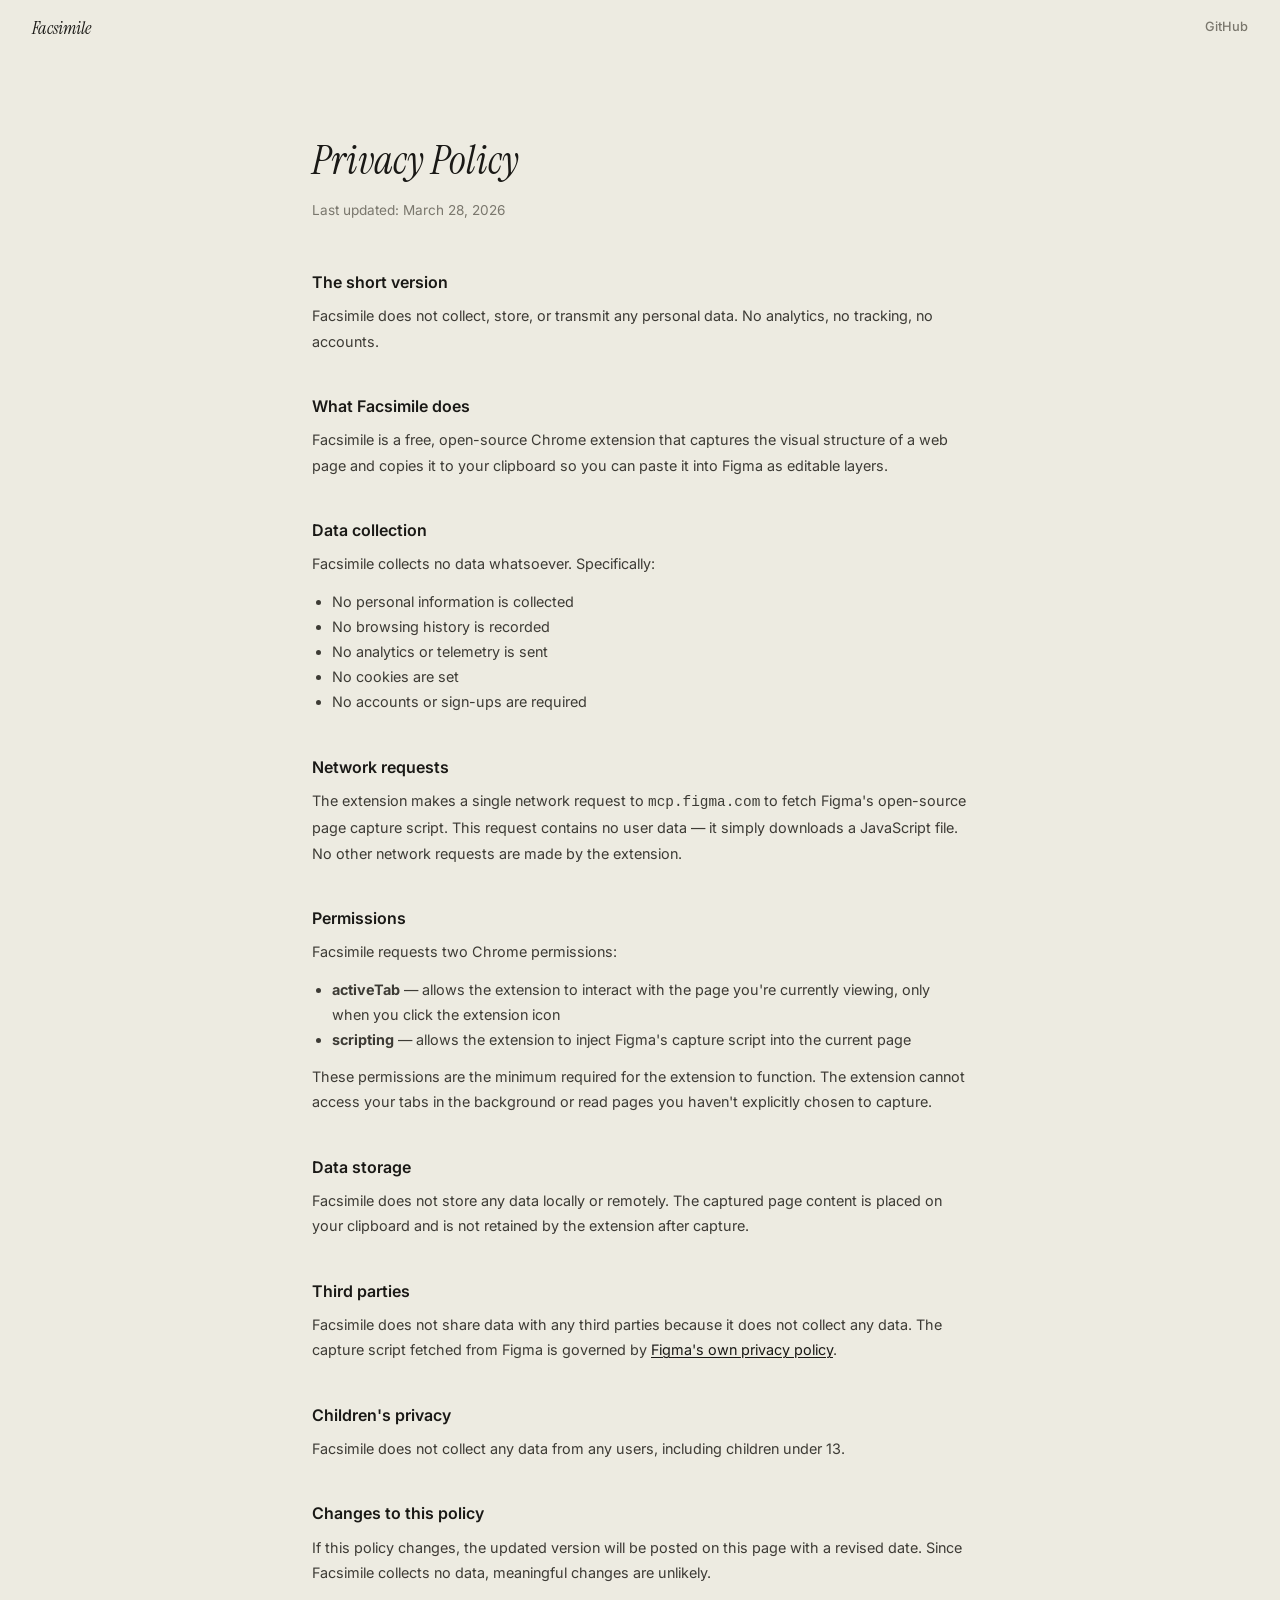
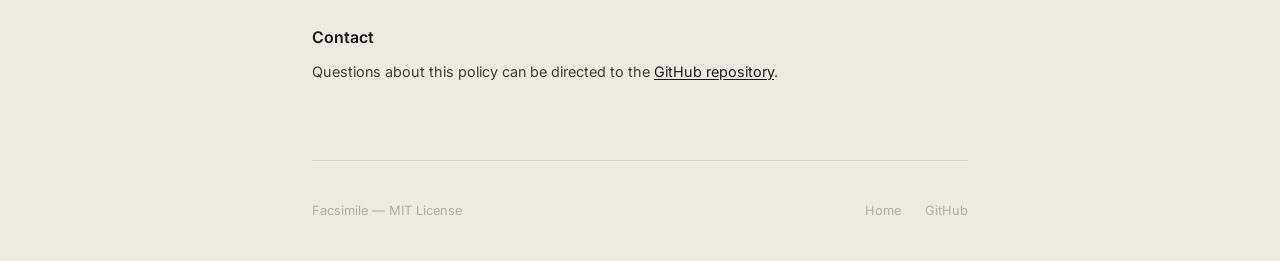
<file: site/privacy.html>
<!DOCTYPE html>
<html lang="en">
<head>
  <meta charset="UTF-8">
  <meta name="viewport" content="width=device-width, initial-scale=1.0">
  <title>Privacy Policy — Facsimile</title>
  <meta name="description" content="Privacy policy for Facsimile, a free Chrome extension that captures web pages for Figma.">
  <meta name="robots" content="index, follow">
  <link rel="canonical" href="https://facsimile.timgailey.com/privacy">
  <link rel="icon" type="image/png" sizes="48x48" href="favicon.png">

  <link rel="preconnect" href="https://fonts.googleapis.com">
  <link href="https://fonts.googleapis.com/css2?family=Instrument+Serif:ital@0;1&family=Inter:wght@400;500;600;700;800&display=swap" rel="stylesheet">
  <style>
    :root {
      --canvas: #edebe1;
      --canvas-light: #f4f2ea;
      --white: #fefdf9;
      --ink: #1a1916;
      --ink-soft: #3d3b35;
      --ink-muted: #7a776d;
      --ink-faint: #b0ada4;
      --ink-ghost: #d4d1c8;
      --font-serif: 'Instrument Serif', Georgia, serif;
      --font-sans: 'Inter', -apple-system, BlinkMacSystemFont, sans-serif;
      --radius-md: 8px;
      --radius-lg: 12px;
    }

    *, *::before, *::after { box-sizing: border-box; margin: 0; padding: 0; }
    html { font-size: 16px; -webkit-font-smoothing: antialiased; }

    body {
      background: var(--canvas);
      color: var(--ink);
      font-family: var(--font-sans);
      line-height: 1.6;
      min-height: 100vh;
    }

    .nav {
      position: fixed;
      top: 0; left: 0; right: 0;
      z-index: 100;
      display: flex;
      align-items: center;
      justify-content: space-between;
      padding: 0.85rem 2rem;
      background: rgba(237, 235, 225, 0.88);
      backdrop-filter: blur(16px);
    }

    .nav-logo {
      font-family: var(--font-serif);
      font-size: 1.1rem;
      font-style: italic;
      color: var(--ink);
      text-decoration: none;
    }

    .nav-links { display: flex; gap: 1.25rem; }

    .nav-links a {
      color: var(--ink-muted);
      text-decoration: none;
      font-size: 0.8rem;
      font-weight: 500;
      transition: color 0.2s;
    }

    .nav-links a:hover { color: var(--ink); }

    .container {
      max-width: 720px;
      margin: 0 auto;
      padding: 0 2rem;
    }

    .page-header {
      padding: 8rem 0 3rem;
    }

    .page-header h1 {
      font-family: var(--font-serif);
      font-size: 2.5rem;
      font-weight: 400;
      font-style: italic;
      margin-bottom: 0.5rem;
    }

    .page-header p {
      color: var(--ink-muted);
      font-size: 0.85rem;
    }

    .policy-content {
      padding-bottom: 4rem;
    }

    .policy-content h2 {
      font-size: 1rem;
      font-weight: 600;
      margin: 2.5rem 0 0.5rem;
    }

    .policy-content h2:first-child {
      margin-top: 0;
    }

    .policy-content p {
      font-size: 0.9rem;
      color: var(--ink-soft);
      line-height: 1.75;
      margin-bottom: 0.75rem;
    }

    .policy-content ul {
      font-size: 0.9rem;
      color: var(--ink-soft);
      line-height: 1.75;
      margin-bottom: 0.75rem;
      padding-left: 1.25rem;
    }

    .policy-content a {
      color: var(--ink);
      text-decoration: underline;
      text-underline-offset: 2px;
    }

    .policy-content a:hover {
      color: var(--ink-muted);
    }

    .footer {
      padding: 2.5rem 0;
      display: flex;
      justify-content: space-between;
      align-items: center;
      font-size: 0.8rem;
      color: var(--ink-faint);
      border-top: 1px solid var(--ink-ghost);
    }

    .footer a {
      color: var(--ink-faint);
      text-decoration: none;
      transition: color 0.2s;
    }

    .footer a:hover { color: var(--ink-muted); }
    .footer-links { display: flex; gap: 1.5rem; }

    @media (max-width: 768px) {
      .footer { flex-direction: column; gap: 1rem; }
    }
  </style>
</head>
<body>

  <nav class="nav">
    <a href="/" class="nav-logo">Facsimile</a>
    <div class="nav-links">
      <a href="https://github.com/ArtisticMedic/facsimile-url-to-figma">GitHub</a>
    </div>
  </nav>

  <div class="container">

    <header class="page-header">
      <h1>Privacy Policy</h1>
      <p>Last updated: March 28, 2026</p>
    </header>

    <div class="policy-content">

      <h2>The short version</h2>
      <p>Facsimile does not collect, store, or transmit any personal data. No analytics, no tracking, no accounts.</p>

      <h2>What Facsimile does</h2>
      <p>Facsimile is a free, open-source Chrome extension that captures the visual structure of a web page and copies it to your clipboard so you can paste it into Figma as editable layers.</p>

      <h2>Data collection</h2>
      <p>Facsimile collects no data whatsoever. Specifically:</p>
      <ul>
        <li>No personal information is collected</li>
        <li>No browsing history is recorded</li>
        <li>No analytics or telemetry is sent</li>
        <li>No cookies are set</li>
        <li>No accounts or sign-ups are required</li>
      </ul>

      <h2>Network requests</h2>
      <p>The extension makes a single network request to <code>mcp.figma.com</code> to fetch Figma's open-source page capture script. This request contains no user data — it simply downloads a JavaScript file. No other network requests are made by the extension.</p>

      <h2>Permissions</h2>
      <p>Facsimile requests two Chrome permissions:</p>
      <ul>
        <li><strong>activeTab</strong> — allows the extension to interact with the page you're currently viewing, only when you click the extension icon</li>
        <li><strong>scripting</strong> — allows the extension to inject Figma's capture script into the current page</li>
      </ul>
      <p>These permissions are the minimum required for the extension to function. The extension cannot access your tabs in the background or read pages you haven't explicitly chosen to capture.</p>

      <h2>Data storage</h2>
      <p>Facsimile does not store any data locally or remotely. The captured page content is placed on your clipboard and is not retained by the extension after capture.</p>

      <h2>Third parties</h2>
      <p>Facsimile does not share data with any third parties because it does not collect any data. The capture script fetched from Figma is governed by <a href="https://www.figma.com/privacy/">Figma's own privacy policy</a>.</p>

      <h2>Children's privacy</h2>
      <p>Facsimile does not collect any data from any users, including children under 13.</p>

      <h2>Changes to this policy</h2>
      <p>If this policy changes, the updated version will be posted on this page with a revised date. Since Facsimile collects no data, meaningful changes are unlikely.</p>

      <h2>Contact</h2>
      <p>Questions about this policy can be directed to the <a href="https://github.com/ArtisticMedic/facsimile-url-to-figma/issues">GitHub repository</a>.</p>

    </div>

    <footer class="footer">
      <div>Facsimile — MIT License</div>
      <div class="footer-links">
        <a href="/">Home</a>
        <a href="https://github.com/ArtisticMedic/facsimile-url-to-figma">GitHub</a>
      </div>
    </footer>

  </div>
</body>
</html>
</file>
<file: design-reference/styles.css>
/* Facsimile — Brand Tokens */
:root {
  /* Canvas — warm, paper-like */
  --canvas: #edebe1;
  --canvas-light: #f4f2ea;
  --canvas-dark: #e2dfd4;
  --white: #fefdf9;
  --surface: #fafaf6;

  /* Ink */
  --ink: #1a1916;
  --ink-soft: #3d3b35;
  --ink-muted: #7a776d;
  --ink-faint: #b0ada4;
  --ink-ghost: #d4d1c8;

  /* Amber accent */
  --amber: #e8a000;
  --amber-dark: #c78800;
  --amber-light: #ffd666;
  --amber-surface: #fef9eb;
  --amber-text: #8a5e00;
  --amber-text-on-canvas: #7a5200;

  /* Secondary */
  --indigo: #5b5bd6;
  --indigo-surface: #f0f0ff;
  --sage: #5a8a6a;
  --sage-surface: #eef5f0;

  /* Type */
  --font-serif: 'Instrument Serif', Georgia, serif;
  --font-sans: 'Inter', -apple-system, BlinkMacSystemFont, sans-serif;
  --font-mono: 'JetBrains Mono', 'Fira Code', monospace;

  /* Spacing */
  --space-xs: 0.25rem;
  --space-sm: 0.5rem;
  --space-md: 1rem;
  --space-lg: 1.5rem;
  --space-xl: 2rem;
  --space-2xl: 3rem;
  --space-3xl: 5rem;

  /* Radius */
  --radius-sm: 4px;
  --radius-md: 8px;
  --radius-lg: 12px;
  --radius-xl: 16px;
}

*, *::before, *::after { box-sizing: border-box; margin: 0; padding: 0; }

html {
  font-size: 16px;
  -webkit-font-smoothing: antialiased;
}

body {
  background: var(--canvas);
  color: var(--ink);
  font-family: var(--font-sans);
  line-height: 1.6;
  min-height: 100vh;
}

/* Nav */
.proto-nav {
  position: fixed;
  top: 0; left: 0; right: 0;
  z-index: 100;
  display: flex;
  align-items: center;
  justify-content: space-between;
  padding: 0.85rem 2rem;
  background: rgba(237, 235, 225, 0.88);
  backdrop-filter: blur(16px);
}

.proto-nav a {
  color: var(--ink-muted);
  text-decoration: none;
  font-size: 0.8rem;
  font-weight: 500;
  padding: 0.3rem 0.6rem;
  border-radius: var(--radius-sm);
  transition: color 0.2s;
}

.proto-nav a:hover { color: var(--ink); }
.proto-nav a.active { color: var(--ink); font-weight: 600; }

.proto-nav .logo {
  font-family: var(--font-serif);
  font-size: 1.1rem;
  font-style: italic;
  color: var(--ink);
}

/* Terminal */
.terminal {
  background: var(--ink);
  border-radius: var(--radius-lg);
  font-family: var(--font-mono);
  font-size: 0.82rem;
  overflow: hidden;
  box-shadow: 0 1px 0 rgba(0,0,0,0.1), 0 20px 60px rgba(0,0,0,0.15);
}

.terminal-header {
  display: flex;
  align-items: center;
  gap: 6px;
  padding: 11px 15px;
  background: rgba(0,0,0,0.2);
}

.terminal-dot { width: 10px; height: 10px; border-radius: 50%; }
.terminal-dot.red { background: #ff5f57; }
.terminal-dot.yellow { background: #febc2e; }
.terminal-dot.green { background: #28c840; }

.terminal-body {
  padding: 18px;
  line-height: 1.9;
  color: #9a978e;
}

.terminal-body .prompt { color: #5eead4; }
.terminal-body .comment { color: #5a5850; }
.terminal-body .string { color: var(--amber-light); }
.terminal-body .keyword { color: #a78bfa; }

/* Utility */
.container {
  max-width: 1060px;
  margin: 0 auto;
  padding: 0 2rem;
}

.divider {
  border: none;
  height: 1px;
  background: var(--ink-ghost);
  margin: 3rem 0;
}

/* Buttons */
.btn {
  font-family: var(--font-sans);
  font-size: 0.85rem;
  font-weight: 600;
  padding: 0.65rem 1.4rem;
  border-radius: var(--radius-md);
  border: none;
  cursor: pointer;
  transition: all 0.15s;
  text-decoration: none;
  display: inline-flex;
  align-items: center;
  gap: 0.4rem;
}

.btn-primary { background: var(--ink); color: var(--canvas); }
.btn-primary:hover { background: var(--ink-soft); }
.btn-secondary { background: var(--white); color: var(--ink); box-shadow: 0 0 0 1px var(--ink-ghost); }
.btn-secondary:hover { box-shadow: 0 0 0 1px var(--ink-faint); }
.btn-amber { background: var(--amber); color: var(--ink); }
.btn-amber:hover { background: var(--amber-dark); }

.amber-section {
  background: var(--amber);
  color: var(--ink);
  border-radius: var(--radius-xl);
  padding: 3rem;
}
</file>
<file: extension/popup.css>
/* ─── Fonts ────────────────────────────────────────────────── */

@font-face {
  font-family: 'Instrument Serif';
  src: url('fonts/InstrumentSerif-Italic.woff2') format('woff2');
  font-weight: 400;
  font-style: italic;
  font-display: swap;
}

@font-face {
  font-family: 'Inter';
  src: url('fonts/Inter-Regular.woff2') format('woff2');
  font-weight: 400;
  font-style: normal;
  font-display: swap;
}

@font-face {
  font-family: 'Inter';
  src: url('fonts/Inter-SemiBold.woff2') format('woff2');
  font-weight: 600;
  font-style: normal;
  font-display: swap;
}

@font-face {
  font-family: 'Inter';
  src: url('fonts/Inter-Bold.woff2') format('woff2');
  font-weight: 700;
  font-style: normal;
  font-display: swap;
}

@font-face {
  font-family: 'JetBrains Mono';
  src: url('fonts/JetBrainsMono-Regular.woff2') format('woff2');
  font-weight: 400;
  font-style: normal;
  font-display: swap;
}

/* ─── Tokens ───────────────────────────────────────────────── */

:root {
  --bg:           #fefdf9;
  --surface:      #edebe1;
  --border:       #d4d1c8;
  --text:         #1a1916;
  --text-muted:   #7a776d;
  --text-dim:     #b0ada4;
  --divider:      #e2dfd4;

  --accent:       #1a1916;
  --accent-hover: #3d3b35;
  --accent-press: #3d3b35;
  --accent-glow:  transparent;

  --green:        #5a8a6a;
  --green-bg:     #eef5f0;
  --green-border: #eef5f0;

  --amber:        #e8a000;
  --amber-bg:     #fef9eb;
  --amber-border: #fef9eb;
  --amber-text:   #8a5e00;

  --red:          #d94444;
  --red-bg:       #fef2f2;
  --red-border:   #fef2f2;
}

@media (prefers-color-scheme: dark) {
  :root {
    --bg:           #141210;
    --surface:      #1e1b19;
    --border:       #2e2a26;
    --text:         #e8e4df;
    --text-muted:   #6b6560;
    --text-dim:     #3d3830;
    --divider:      #252220;

    --accent:       #7b78f7;
    --accent-hover: #8d8af9;
    --accent-press: #6f6cf5;
    --accent-glow:  rgba(123, 120, 247, 0.30);

    --green:        #34c47a;
    --green-bg:     rgba(52, 196, 122, 0.10);
    --green-border: rgba(52, 196, 122, 0.20);

    --amber:        #f0a040;
    --amber-bg:     rgba(240, 160, 64, 0.10);
    --amber-border: rgba(240, 160, 64, 0.22);

    --red:          #f87171;
    --red-bg:       rgba(248, 113, 113, 0.08);
    --red-border:   rgba(248, 113, 113, 0.18);
  }
}

/* ─── Reset & base ─────────────────────────────────────────── */

*, *::before, *::after {
  box-sizing: border-box;
  margin: 0;
  padding: 0;
}

body {
  width: 280px;
  background: var(--bg);
  color: var(--text);
  font-family: 'Inter', -apple-system, BlinkMacSystemFont, 'Segoe UI', system-ui, sans-serif;
  padding: 14px;
  -webkit-font-smoothing: antialiased;
}

/* ─── Header ───────────────────────────────────────────────── */

.header {
  display: flex;
  align-items: center;
  justify-content: space-between;
  margin-bottom: 12px;
  padding-bottom: 11px;
  border-bottom: 1px solid var(--divider);
}

.header-name {
  font-family: 'Instrument Serif', Georgia, serif;
  font-style: italic;
  font-size: 14px;
  font-weight: 400;
  letter-spacing: -0.15px;
  color: var(--text);
  text-decoration: none;
  transition: text-decoration 0.15s ease;
}

.header-name:hover {
  text-decoration: underline;
}

.header-link {
  font-size: 11px;
  font-weight: 500;
  color: var(--text-muted);
  text-decoration: none;
  transition: color 0.15s ease;
}

.header-link:hover {
  color: var(--text);
}

/* ─── Button ───────────────────────────────────────────────── */

.btn-icon {
  display: inline-block;
  font-size: 10px;
  transform: rotate(0deg);
  margin-right: 2px;
}

.btn-capture {
  display: flex;
  align-items: center;
  justify-content: center;
  gap: 4px;
  width: 100%;
  padding: 9px 16px;
  border: none;
  border-radius: 8px;
  background: var(--accent);
  color: var(--bg);
  font-family: inherit;
  font-size: 13px;
  font-weight: 600;
  letter-spacing: -0.1px;
  cursor: pointer;
  transition: background 0.12s ease, box-shadow 0.12s ease, opacity 0.15s ease;
  box-shadow: 0 1px 0 rgba(255,255,255,0.06) inset;
}

.btn-capture:hover:not(:disabled) {
  background: var(--accent-hover);
}

.btn-capture:active:not(:disabled) {
  background: var(--accent-press);
  box-shadow: none;
}

.btn-capture:disabled {
  opacity: 0.45;
  cursor: default;
  box-shadow: none;
}

/* ─── Status pill ──────────────────────────────────────────── */

.status-pill {
  display: flex;
  align-items: center;
  gap: 8px;
  margin-top: 9px;
  padding: 8px 10px;
  border-radius: 7px;
  background: var(--surface);
  border: 1px solid var(--border);
  transition: background 0.2s ease, border-color 0.2s ease;
}

/* Done state: tint the pill green */
.status-pill[data-state="done"] {
  background: var(--green-bg);
  border-color: var(--green-border);
}

/* Error state: tint the pill red */
.status-pill[data-state="error"] {
  background: var(--red-bg);
  border-color: var(--red-border);
}

/* Working states: amber tint */
.status-pill[data-state="fetching"],
.status-pill[data-state="injecting"] {
  background: var(--amber-bg);
  border-color: var(--amber-border);
}

/* Waiting: needs user action — amber tint, persistent */
.status-pill[data-state="waiting"] {
  background: var(--amber-bg);
  border-color: var(--amber-border);
}

/* Capturing: accent tint */
.status-pill[data-state="capturing"] {
  background: var(--surface);
  border-color: var(--border);
}

/* ─── Status text ──────────────────────────────────────────── */

.status-text {
  font-size: 11.5px;
  font-family: 'JetBrains Mono', ui-monospace, 'SF Mono', 'Cascadia Code', 'Fira Mono', monospace;
  color: var(--text-muted);
  line-height: 1.3;
  transition: color 0.2s ease;
}

[data-state="done"]     .status-text { color: var(--green); }
[data-state="error"]    .status-text { color: var(--red); }
[data-state="fetching"] .status-text,
[data-state="injecting"] .status-text { color: var(--amber-text, var(--amber)); }
[data-state="waiting"]  .status-text { color: var(--text); }

/* ─── Indicator ────────────────────────────────────────────── */

.indicator {
  flex-shrink: 0;
  width: 8px;
  height: 8px;
  border-radius: 50%;
  transition: background 0.2s ease, box-shadow 0.2s ease, border-color 0.2s ease;
}

/* Idle: gray dot */
[data-state="idle"] .indicator {
  background: var(--text-dim);
}

/* Fetching / injecting: spinner */
[data-state="fetching"] .indicator,
[data-state="injecting"] .indicator {
  background: transparent;
  border: 1.5px solid var(--text);
  border-top-color: transparent;
  animation: spin 0.75s linear infinite;
}

/* Waiting: hide the dot — message is enough */
[data-state="waiting"] .indicator {
  display: none;
}

/* Capturing: accent spinner */
[data-state="capturing"] .indicator {
  background: transparent;
  border: 1.5px solid var(--text);
  border-top-color: transparent;
  animation: spin 0.75s linear infinite;
}

/* Done: green solid dot with glow */
[data-state="done"] .indicator {
  background: var(--green);
  box-shadow: 0 0 0 3px var(--green-bg);
  width: 7px;
  height: 7px;
}

/* Error: red dot */
[data-state="error"] .indicator {
  background: var(--red);
}

/* ─── Animations ───────────────────────────────────────────── */

@keyframes spin {
  to { transform: rotate(360deg); }
}
</file>
